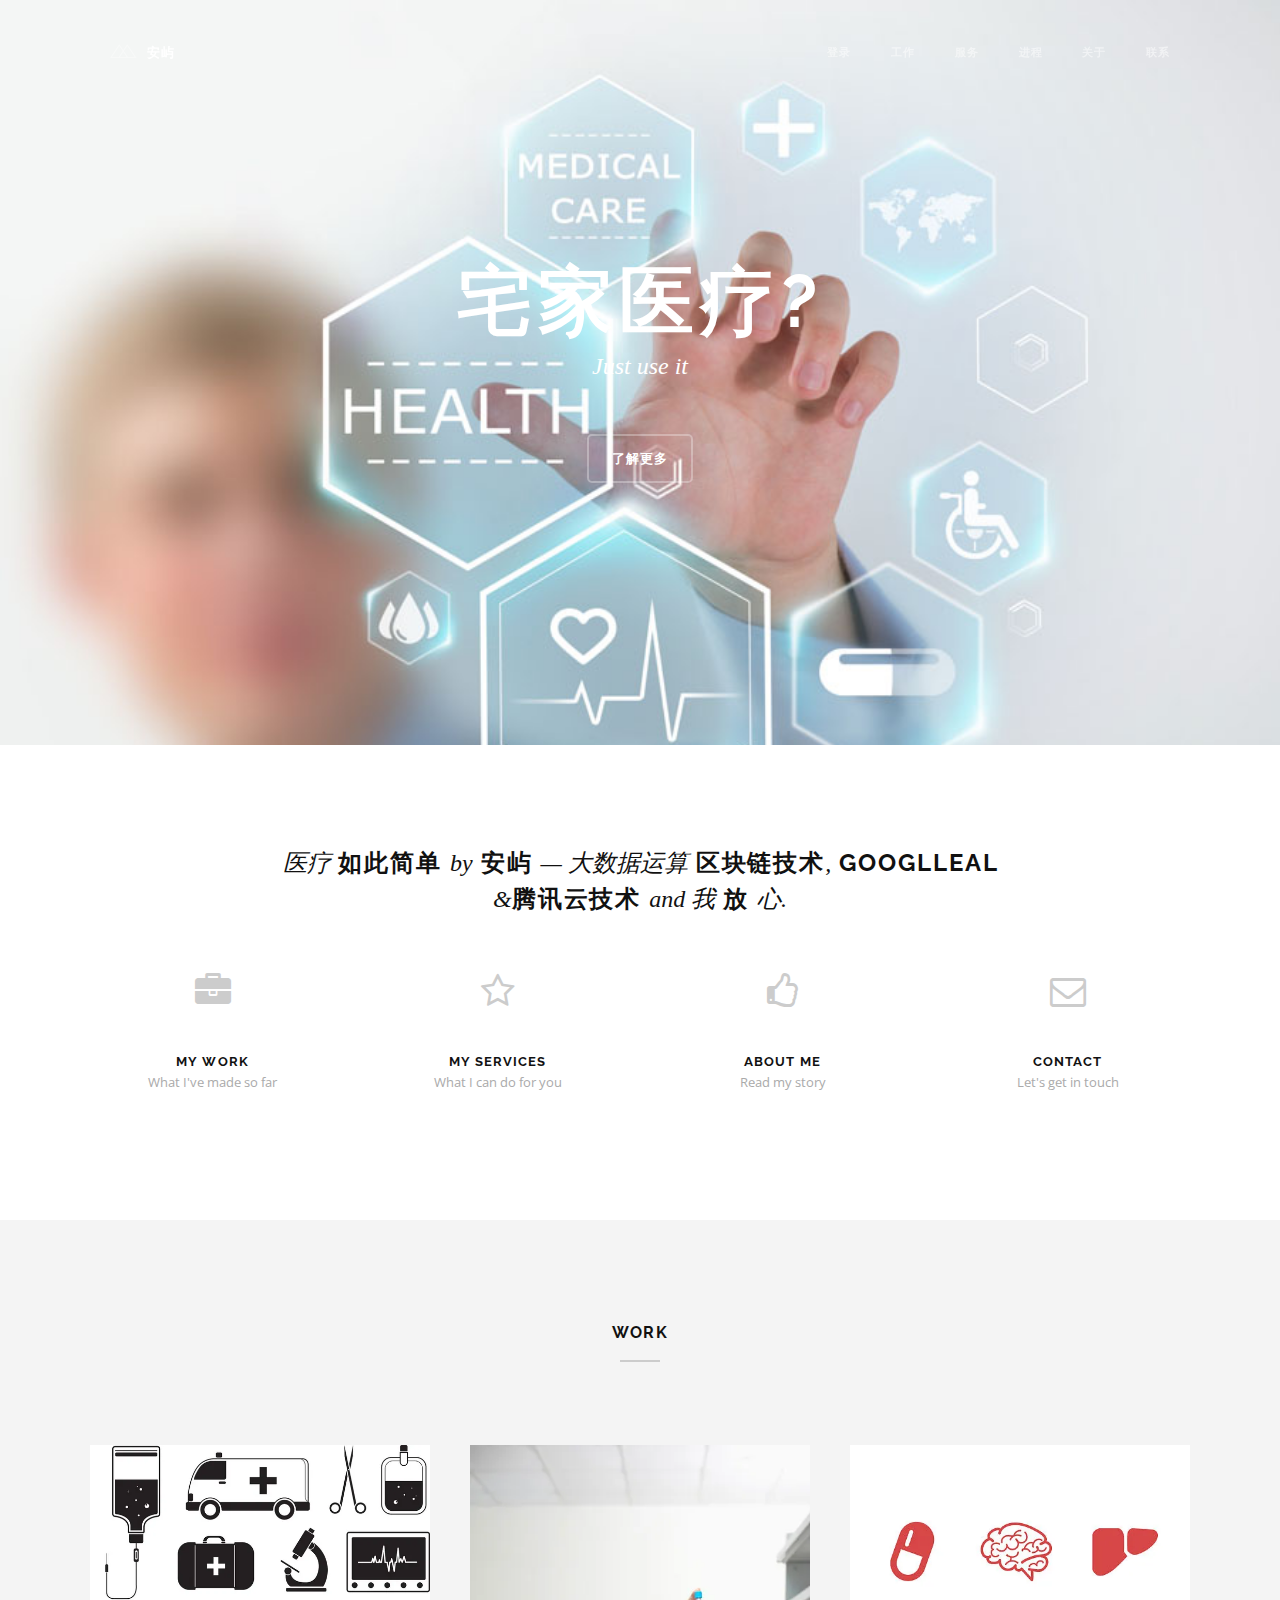
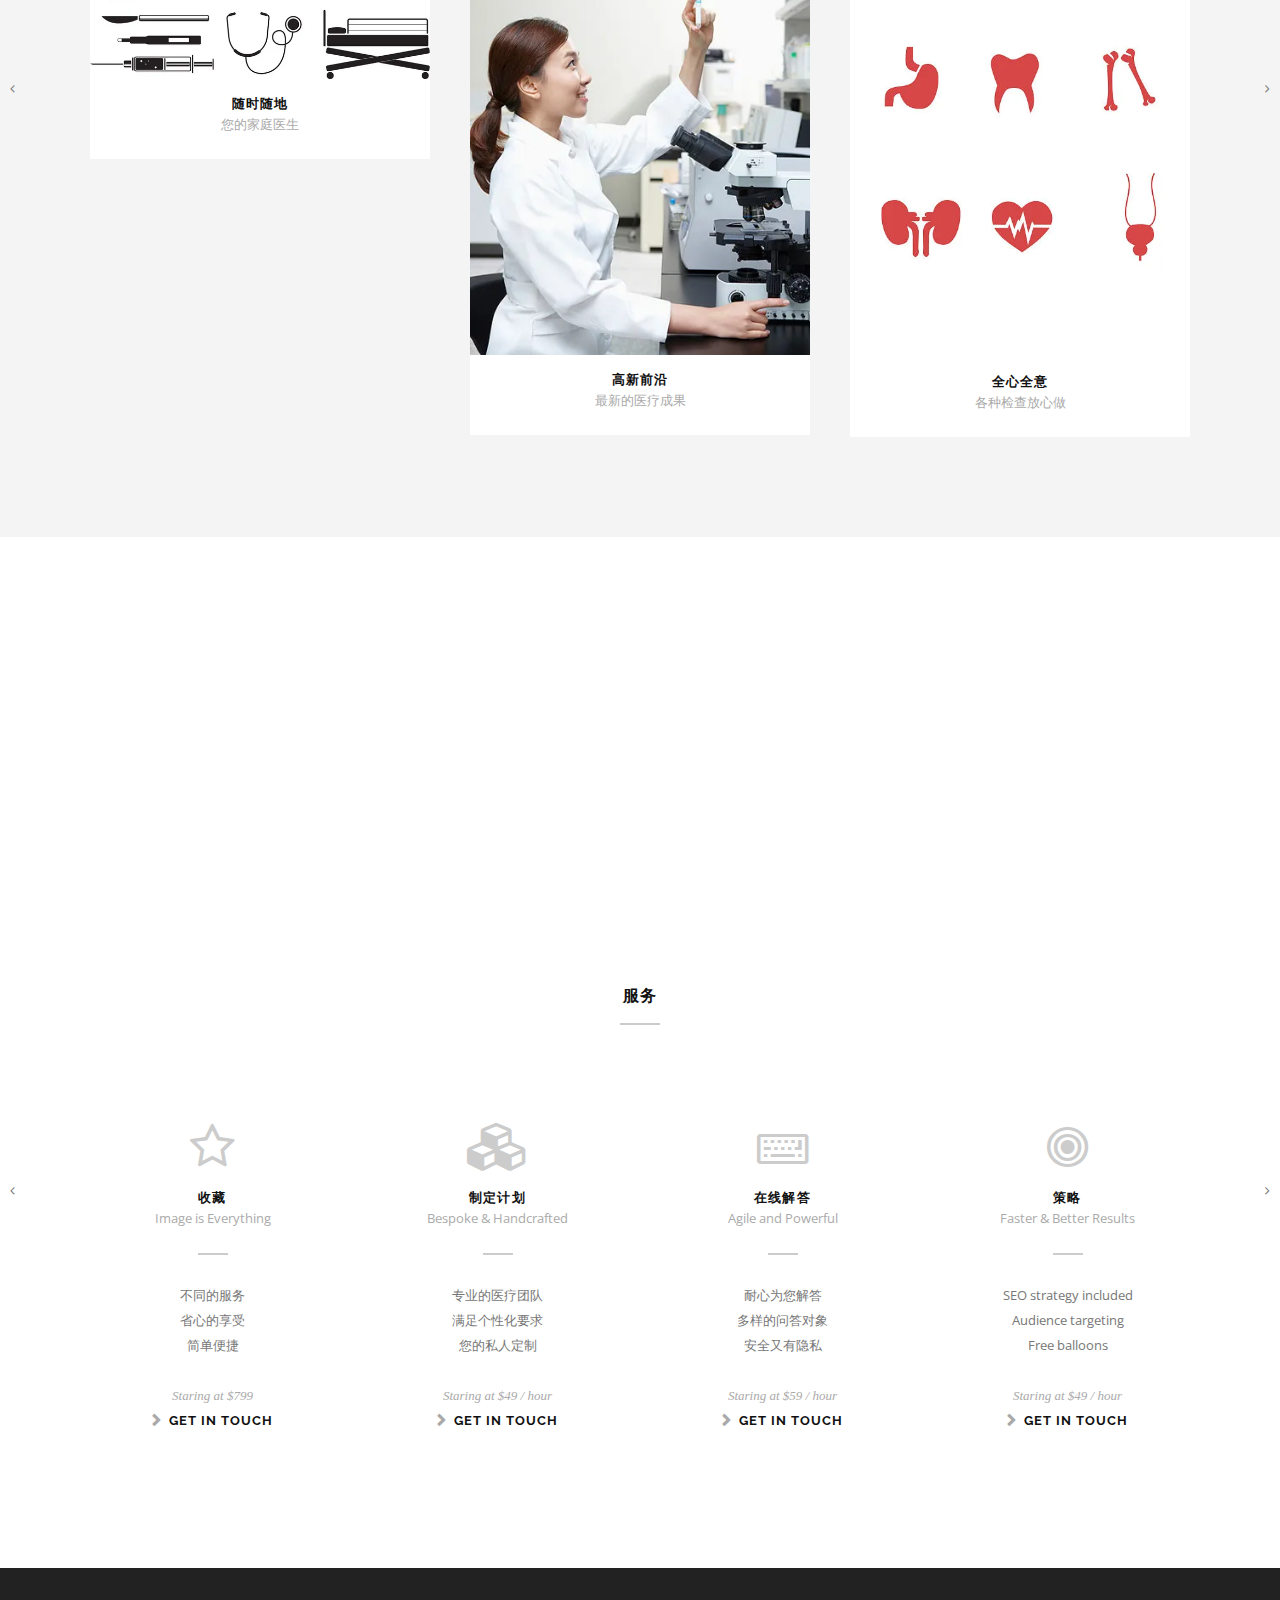
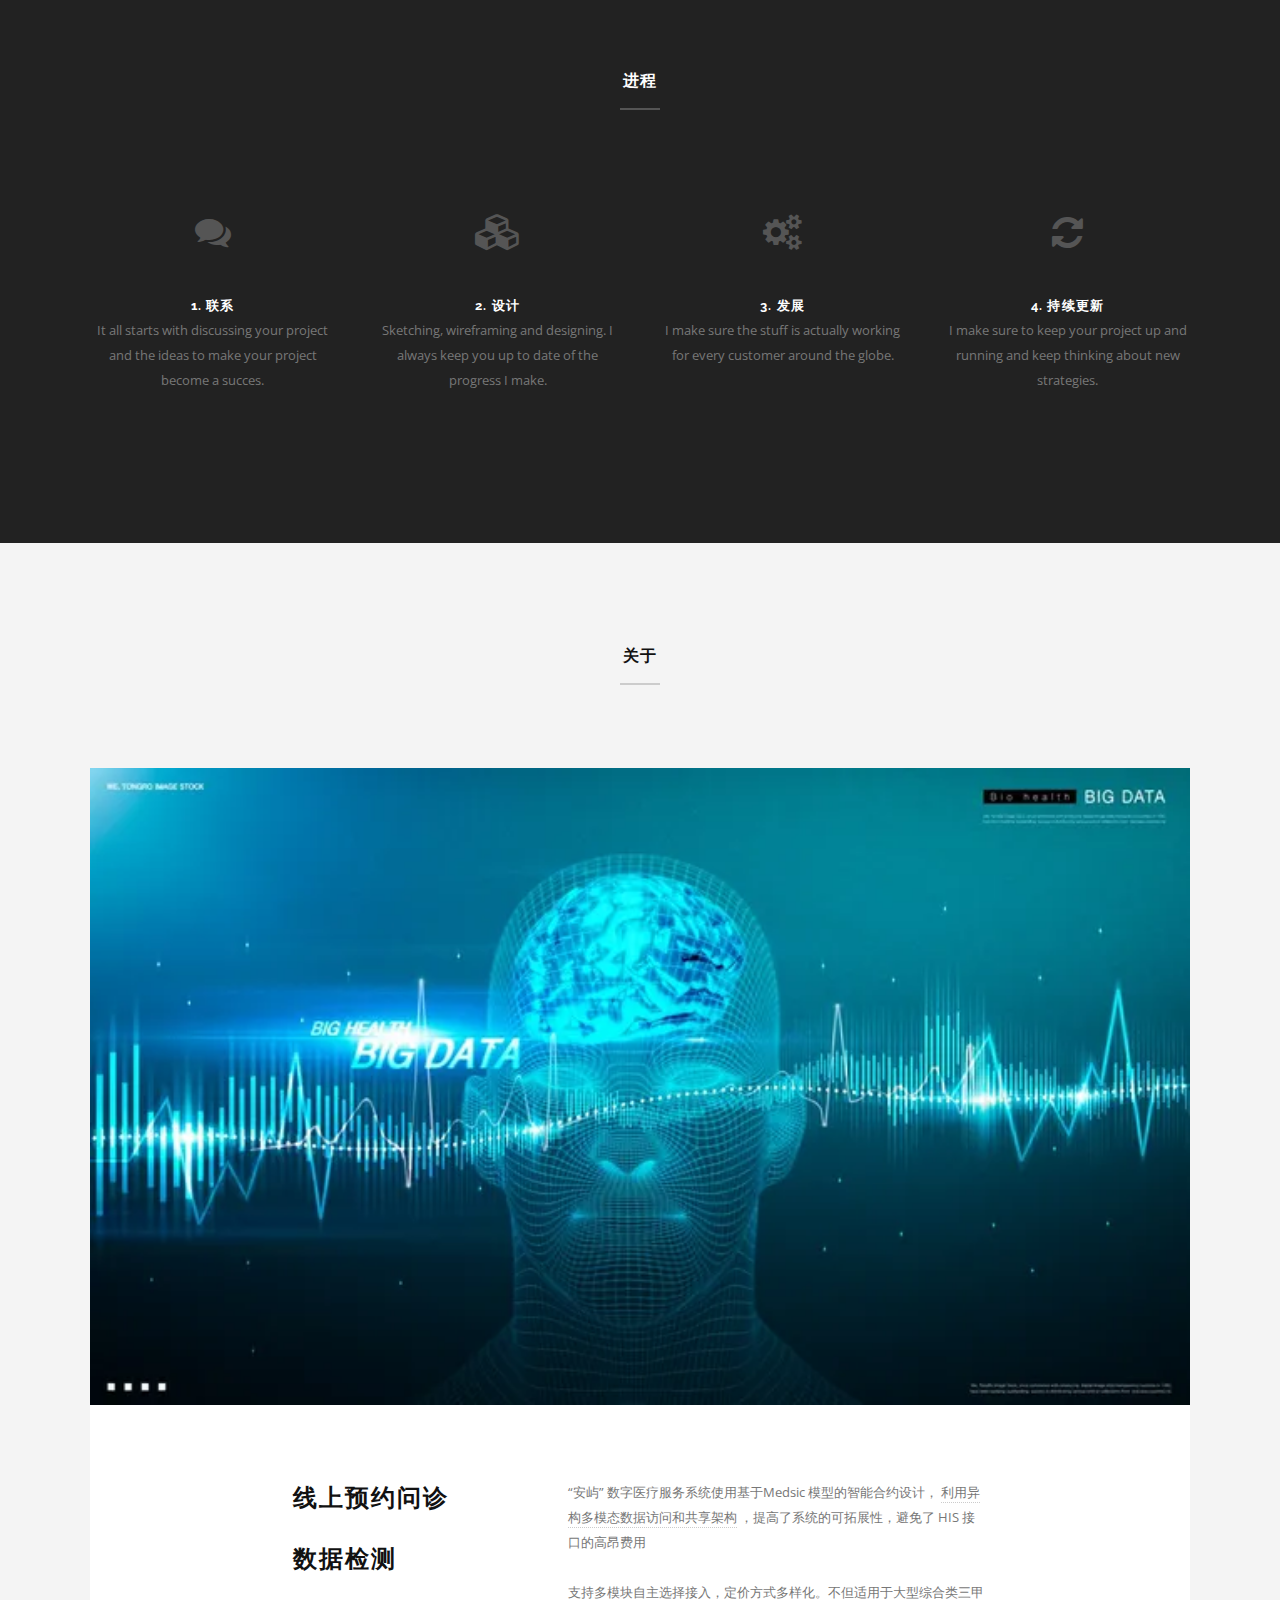
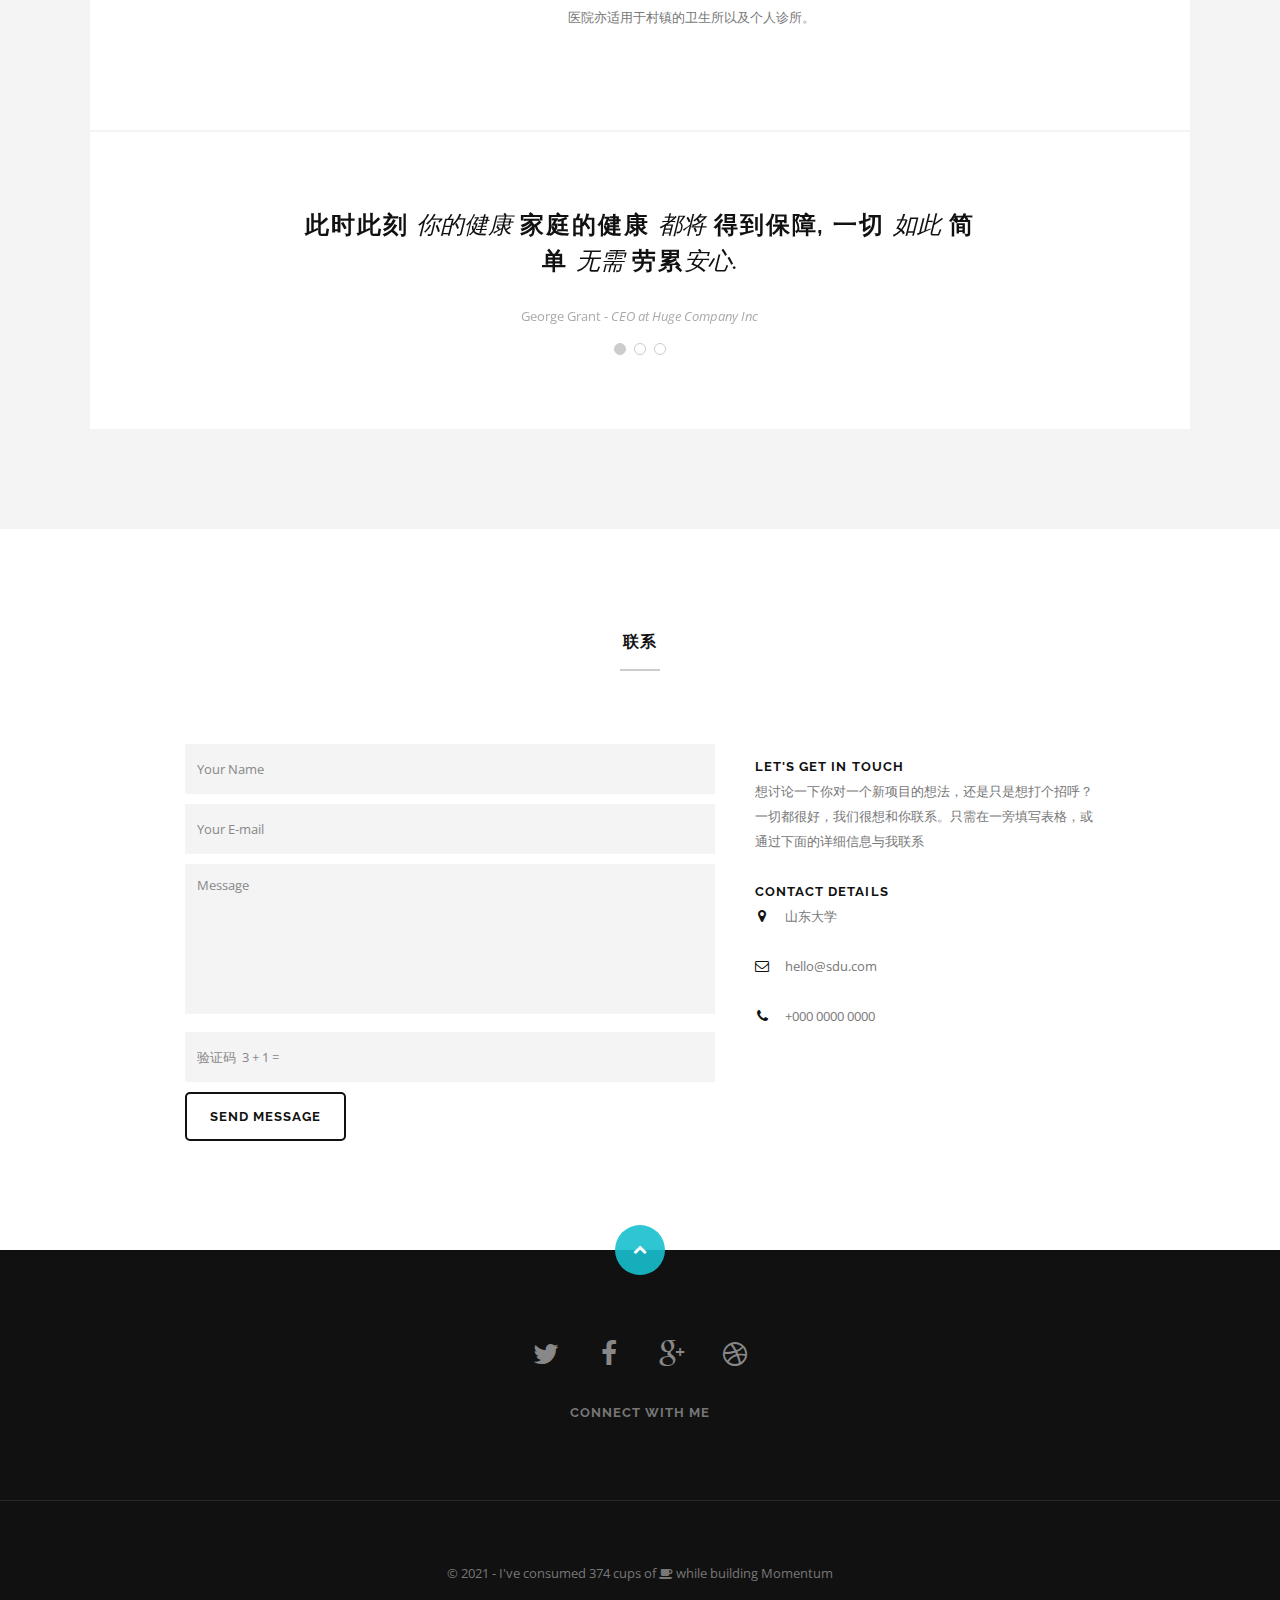
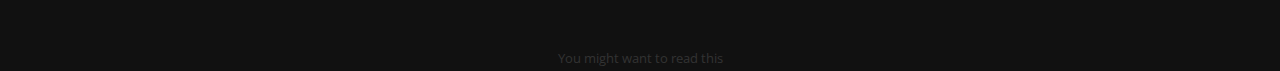
<file: index.html>
<!DOCTYPE html>
<html lang="en">
<!--[if IE 7]><html lang="en" class="ie7"><![endif]-->
<!--[if IE 8]><html lang="en" class="ie8"><![endif]-->
<!--[if IE 9]><html lang="en" class="ie9"><![endif]-->
<!--[if (gt IE 9)|!(IE)]><html lang="en"><![endif]-->
<!--[if !IE]><html lang="en"><![endif]-->
<head>
	<meta charset="utf-8">
	<script src="static/js/modernizr.js"></script>

	<title>Momentum</title>

	<meta name="robots" content="noindex, nofollow">
	<meta name="description" content="The description of your website">
	<meta name="keywords" content="the, website, keywords">
	<meta name="viewport" content="width=device-width, initial-scale=1, maximum-scale=1, user-scalable=no">

	<!-- Fonts -->
	<link href='static/css/css.css' rel='stylesheet' type='text/css'>
	<link href='static/css/css1.css' rel='stylesheet' type='text/css'>

	<!-- Essential stylesheets -->
	<link rel="stylesheet" href="static/css/font-awesome.min.css">
	<link rel="stylesheet" href="static/css/magnific-popup.css">
	<link rel="stylesheet" href="static/css/bxslider.css">
	<link rel="stylesheet" href="static/css/owl.carousel.css">
	<link rel="stylesheet" href="static/css/owl.theme.css">
	<link rel="stylesheet" href="static/css/base.css">

	<!-- The stylesheet -->
	<link rel="stylesheet" href="static/css/style.css">
	<link rel="stylesheet" href="static/css/blue.css">

	<!--[if lt IE 9]>
		<script src="http://html5shim.googlecode.com/svn/trunk/html5.js"></script>
	<![endif]-->
</head>


<body>


	<!-- Top of the page -->
	<div id="top"></div>


	<!-- Top bar -->
	<div class="top-bar tb-large tb-transp">
		<div class="row">
			<div class="twelve col">


				<!-- Symbolic or typographic logo -->
				<div class="tb-logo">
					<a href="#home" class="scrollto"><img src="static/picture/logo.png" alt="logo"></a>
					<h1><a href="#home" class="scrollto">安屿</a></h1>
				</div>


				<!-- Menu toggle -->
				<input type="checkbox" id="toggle">
				<label for="toggle" class="toggle"></label>


				<!-- Menu items -->
				<nav class="menu">
					<ul>
						<li><a href="signup.html">登录</a></li>
						<li><a href="#work" class="scrollto">工作</a>
						<li><a href="#services" class="scrollto">服务</a></li>
						<li><a href="#process" class="scrollto">进程</a></li>
						<li><a href="#about" class="scrollto">关于</a></li>
						<li><a href="#contact" class="scrollto">联系</a></li>
					</ul>
				</nav>


			</div>
		</div>
	</div>




	<!-- Home static background -->
	<section id="home" class="home">
		<div class="header large bg-img fixed background-five">
			<div class="header-inner">


				<!-- Content -->
				<h2 class="bigtext text-white uber mb0">宅家医疗?</h2>
				<h6 class="serif bigtext text-white">Just use it </h6>
				<a class="scrollto btn outline light grid-mt" href="#intro">了解更多</a>


			</div>
		</div>
	</section>




	<!-- Introduction -->
	<section id="intro" class="intro">


		<!-- Introduction text -->
		<div class="row">
			<div class="eight col center text-center">
				<h3 class="uber"><span class="serif">医疗</span> 如此简单 <span class="serif">by</span> 安屿
				<span class="serif">&mdash; 大数据运算</span> 区块链技术<span class="serif">,</span> GooglleAL <span class="serif">&amp;</span>腾讯云技术 <span class="serif">and 我</span> 放 <span class="serif">心.</span></h3>
			</div>
		</div>


		<!-- Icon navigation -->
		<div class="row equal">


			<!-- Icon -->
			<div class="three col medium-three col small-six col">
				<div class="icon-nav">
					<a href="#work" class="scrollto">
						<i class="fa fa-briefcase"></i>
						<b>My work</b>
						<em>What I've made so far</em>
					</a>
				</div>
			</div>


			<!-- Icon -->
			<div class="three col medium-three col small-six col">
				<div class="icon-nav">
					<a href="#services" class="scrollto">
						<i class="fa fa-star-o"></i>
						<b>My services</b>
						<em>What I can do for you</em>
					</a>
				</div>
			</div>


			<!-- Icon -->
			<div class="three col medium-three col small-six col">
				<div class="icon-nav">
					<a href="#about" class="scrollto">
						<i class="fa fa-thumbs-o-up"></i>
						<b>About me</b>
						<em>Read my story</em>
					</a>
				</div>
			</div>


			<!-- Icon -->
			<div class="three col medium-three col small-six col">
				<div class="icon-nav">
					<a href="#contact" class="scrollto">
						<i class="fa fa-envelope-o"></i>
						<b>Contact</b>
						<em>Let's get in touch</em>
					</a>
				</div>
			</div>


		</div>
	</section>




	<!-- Work -->
	<section id="work" class="work section-slider">


		<!-- Title -->
		<div class="row title">
			<h2>Work</h2>
			<hr>
		</div>


		<!-- Work slider -->
		<div class="row relative">
			<div class="owlcarousel work-slider">


				<!-- Work item -->
				<div class="grid-ms">
					<div class="overlay-item">
						<a class="popup-vimeo" href="javascript:;">
							<span class="o-hover">
								<span>
									<i class="fa fa-film fa-2x"></i>
								</span>
							</span>
							<img src="static/picture/portfolio-thumb-1.jpg" alt="portfolio-thumb-1" width="1165" height="800" class="responsive-img">
						</a>
					</div>
					<div class="e-info">
						<h3>随时随地</h3>
						<p>您的家庭医生</p>
					</div>
				</div>


				<!-- Work item -->
				<div class="grid-ms">
					<div class="overlay-item">
						<a class="popup-youtube" href="javascript:;">
							<span class="o-hover">
								<span>
									<i class="fa fa-film fa-2x"></i>
								</span>
							</span>
							<img src="static/picture/portfolio-thumb-2.jpg" alt="portfolio-thumb-2" class="responsive-img">
						</a>
					</div>
					<div class="e-info">
						<h3>高新前沿</h3>
						<p>最新的医疗成果</p>
					</div>
				</div>


				<!-- Work item -->
				<div class="grid-ms">
					<div class="overlay-item">
						<a class="popup" href="files/portfolio-detail-3.jpg">
							<span class="o-hover">
								<span>
									<i class="fa fa-search fa-2x"></i>
								</span>
							</span>
							<img src="static/picture/portfolio-thumb-3.jpg" alt="portfolio-thumb-3" class="responsive-img">
						</a>
					</div>
					<div class="e-info">
						<h3>全心全意</h3>
						<p>各种检查放心做</p>
					</div>
				</div>


				<!-- Work item -->
				<div class="grid-ms">
					<div class="overlay-item">
						<a class="popup-gallery" href="files/portfolio-detail-4.jpg">
							<span class="o-hover">
								<span>
									<i class="fa fa-image fa-2x"></i>
								</span>
							</span>
							<img src="static/picture/portfolio-thumb-4.jpg" alt="portfolio-thumb-4" class="responsive-img">
						</a>
					</div>
					<div class="e-info">
						<h3>健身</h3>
						<p>没问题</p>
					</div>
				</div>


				<!-- Work item -->
				<div class="grid-ms">
					<div class="overlay-item">
						<a class="popup" href="files/portfolio-detail-5.jpg">
							<span class="o-hover">
								<span>
									<i class="fa fa-search fa-2x"></i>
								</span>
							</span>
							<img src="static/picture/portfolio-thumb-5.jpg" alt="portfolio-thumb-5" class="responsive-img">
						</a>
					</div>
					<div class="e-info">
						<h3>各种路途</h3>
						<p>放心去跑</p>
					</div>
				</div>


				<!-- Work item -->
				<div class="grid-ms">
					<div class="overlay-item">
						<a class="popup-gallery" href="files/portfolio-detail-6.jpg">
							<span class="o-hover">
								<span>
									<i class="fa fa-image fa-2x"></i>
								</span>
							</span>
							<img src="static/picture/portfolio-thumb-6.jpg" alt="portfolio-thumb-6" class="responsive-img">
						</a>
					</div>
					<div class="e-info">
						<h3>健康身体</h3>
						<p>随心所欲</p>
					</div>
				</div>


			</div>


			<!-- Controls for the work slider --><a class="work-prev oc-left"><em class="fa fa-angle-left"></em></a> <a class="work-next oc-right"><em class="fa fa-angle-right"></em></a></div>
	</section>




	<!-- Call to action -->
	<section class="cta bg-img fixed background-four">
		<div class="row">
			<div class="twelve col text-center">
				<h3 class="uber text-white"><span class="serif">开始</span> 医疗 <span class="serif">太麻烦?</span><br>
				<span class="serif">马上</span> 制定你的健康计划<span class="serif">!</span></h3>
				<a href="#contact" class="scrollto btn outline light">加入计划</a>
			</div>
		</div>
	</section>




	<!-- Services -->
	<section id="services" class="services section-slider">


		<!-- Title -->
		<div class="row title">
			<h2>服务</h2>
			<hr>
		</div>


		<!-- Services slider -->
		<div class="row relative">
			<div class="owlcarousel services-slider">


				<!-- Service item -->
				<div class="grid-ms">
					<div class="service-item">
						<i class="fa fa-star-o"></i>
						<h3>收藏</h3>
						<p class="subline">Image is Everything</p>
						<hr>
						<ul>
							<li>不同的服务</li>
							<li>省心的享受</li>
							<li>简单便捷</li>
						</ul>
						<p class="serif mb0">Staring at $799</p>
						<a class="arrow-link scrollto" href="#contact">Get in touch</a>
					</div>
				</div>


				<!-- Service item -->
				<div class="grid-ms">
					<div class="service-item">
						<i class="fa fa-cubes"></i>
						<h3>制定计划</h3>
						<p class="subline">Bespoke &amp; Handcrafted</p>
						<hr>
						<ul>
							<li>专业的医疗团队</li>
							<li>满足个性化要求</li>
							<li>您的私人定制</li>
						</ul>
						<p class="serif mb0">Staring at $49 / hour</p>
						<a class="arrow-link scrollto" href="#contact">Get in touch</a>
					</div>
				</div>


				<!-- Service item -->
				<div class="grid-ms">
					<div class="service-item">
						<i class="fa fa-keyboard-o"></i>
						<h3>在线解答</h3>
						<p class="subline">Agile and Powerful</p>
						<hr>
						<ul>
							<li>耐心为您解答</li>
							<li>多样的问答对象</li>
							<li>安全又有隐私</li>
						</ul>
						<p class="serif mb0">Staring at $59 / hour</p>
						<a class="arrow-link scrollto" href="#contact">Get in touch</a>
					</div>
				</div>


				<!-- Service item -->
				<div class="grid-ms">
					<div class="service-item">
						<i class="fa fa-bullseye"></i>
						<h3>策略</h3>
						<p class="subline">Faster &amp; Better Results</p>
						<hr>
						<ul>
							<li>SEO strategy included</li>
							<li>Audience targeting</li>
							<li>Free balloons</li>
						</ul>
						<p class="serif mb0">Staring at $49 / hour</p>
						<a class="arrow-link scrollto" href="#contact">Get in touch</a>
					</div>
				</div>


				<!-- Service item -->
				<div class="grid-ms">
					<div class="service-item">
						<i class="fa fa-pencil"></i>
						<h3>方案</h3>
						<p class="subline">The Authentic Stuff</p>
						<hr>
						<ul>
							<li>From sketch to comic book</li>
							<li>Simple or detailed style</li>
							<li>Free soda's</li>
						</ul>
						<p class="serif mb0">Staring at $49 / hour</p>
						<a class="arrow-link scrollto" href="#contact">Get in touch</a>
					</div>
				</div>


				<!-- Service item -->
				<div class="grid-ms">
					<div class="service-item">
						<i class="fa fa-camera-retro"></i>
						<h3>记录</h3>
						<p class="subline">The Good Stuff</p>
						<hr>
						<ul>
							<li>200 Miles included</li>
							<li>Retouching up to 25 photo's</li>
							<li>Free candy</li>
						</ul>
						<p class="serif mb0">Staring at $499 / day</p>
						<a class="arrow-link scrollto" href="#contact">Get in touch</a>
					</div>
				</div>


			</div>


			<!-- Controls for the services slider --><a class="serv-prev oc-left"><em class="arrow-control fa fa-angle-left"></em></a> <a class="serv-next oc-right"><em class="arrow-control fa fa-angle-right"></em></a></div>
	</section>




	<!-- Process -->
	<section id="process" class="process">


		<!-- Title -->
		<div class="row title title-light">
			<h2>进程</h2>
			<hr>
		</div>


		<!-- Process items -->
		<div class="row equal">


			<!-- Process item -->
			<div class="three col medium-six col small-twelve col">
				<div class="icon-circle">
					<i class="fa fa-comments"></i>
					<h3 class="h6 uber mb0 text-white">1. 联系</h3>
					<p>It all starts with discussing your project and the ideas to make your project become a succes.</p>
				</div>
			</div>


			<!-- Process item -->
			<div class="three col medium-six col small-twelve col">
				<div class="icon-circle">
					<i class="fa fa-cubes"></i>
					<h3 class="h6 uber mb0 text-white">2. 设计</h3>
					<p>Sketching, wireframing and designing. I always keep you up to date of the progress I make.</p>
				</div>
			</div>


			<!-- Process item -->
			<div class="three col medium-six col small-twelve col">
				<div class="icon-circle">
					<i class="fa fa-cogs"></i>
					<h3 class="h6 uber mb0 text-white">3. 发展</h3>
					<p>I make sure the stuff is actually working for every customer around the globe.</p>
				</div>
			</div>


			<!-- Process item -->
			<div class="three col medium-six col small-twelve col">
				<div class="icon-circle">
					<i class="fa fa-refresh"></i>
					<h3 class="h6 uber mb0 text-white">4. 持续更新</h3>
					<p>I make sure to keep your project up and running and keep thinking about new strategies.</p>
				</div>
			</div>


		</div>
	</section>




	<!-- About -->
	<section id="about" class="about">


		<!-- Title -->
		<div class="row title">
			<h2>关于</h2>
			<hr>
		</div>


		<!-- Content -->
		<div class="row">
			<div class="twelve col text-left">


				<!-- Header image -->
				<img src="static/picture/header-about-me.jpg" alt="header-about-me" width="1382" height="800" class="responsive-img">


				<!-- Text -->
				<div class="bg-white bg-padding">
					<div class="row">
						<div class="three col offset-by-two">
							<h3 class="uber">线上预约问诊  </h3>
							<h3 class="uber">数据检测</h3>
						</div>
						<div class="five col">
							<p>“安屿” 数字医疗服务系统使用基于Medsic 模型的智能合约设计，
 <a href="#contact" class="underline scrollto">利用异构多模态数据访问和共享架构</a> ，提高了系统的可拓展性，避免了 HIS 接口的高昂费用</p>
							<p>支持多模块自主选择接入，定价方式多样化。不但适用于大型综合类三甲医院亦适用于村镇的卫生所以及个人诊所。
</p>
						</div>
					</div>
				</div>


			</div>
		</div>


		<!-- Quote slider -->
		<div class="row">
			<div class="twelve col text-center qs-wrap">
				<div class="bg-white bg-padding">
					<div class="row">
						<div class="eight col offset-by-two">
							<ul class="quote-slider">


								<!-- Quote -->
								<li>
									<h3 class="uber">此时此刻 <span class="serif">你的健康</span> 家庭的健康 <span class="serif">都将</span> 得到保障, 一切 <span class="serif">如此</span> 简单 <span class="serif">无需</span> 劳累<span class="serif">安心.</span></h3>
									<p>George Grant - <em>CEO at Huge Company Inc</em></p>
								</li>


								<!-- Quote -->
								<li>
									<h3 class="uber"><span class="serif">Josh from</span> Momentum <span class="serif">did an</span> awesome job <span class="serif">for our</span> new website.</h3>
									<p>Veronica Corningstone - <em>Editor at Company Inc</em></p>
								</li>


								<!-- Quote -->
								<li>
									<h3 class="uber"><span class="serif">There are</span> three responses <span class="serif">to a</span> piece of design <span class="serif">&mdash; yes, no, and</span> WOW! <span class="serif">Wow is</span> the one <span class="serif">to aim for.</span></h3>
									<p>Milton Glaser - <em>CEO at MG Inc</em></p>
								</li>


							</ul>
						</div>
					</div>
				</div>
			</div>
		</div>
	</section>




	<!-- Contact -->
	<section id="contact" class="contact">


		<!-- Title -->
		<div class="row title">
			<h2>联系</h2>
			<hr>
		</div>


		<div class="row">


			<!-- Contact form -->
			<div class="six col offset-by-one">


				<!-- Succes message after sending the form, see also the php file around line 90 -->
				<div id="message" class="c-message"></div>


				<!-- Form -->
				<form method="post" action="contact.php" name="contactform" id="contactform" class="form form-stacked c-form">
					<fieldset>
						<input name="name" type="text" id="name" placeholder="Your Name">
						<input name="email" type="text" id="email" placeholder="Your E-mail">
						<textarea name="comments" id="comments" placeholder="Message"></textarea>
						<input name="verify" type="text" id="verify" size="4" value="" placeholder="验证码  3 + 1 =">
						<input type="submit" class="submit btn outline" id="submit" value="Send message">
					</fieldset>
				</form>
			</div>


			<!-- Contact details -->
			<div class="four col text-left">


				<h3 class="h6 uber mb0">Let's get in touch</h3>
				<p>想讨论一下你对一个新项目的想法，还是只是想打个招呼？一切都很好，我们很想和你联系。只需在一旁填写表格，或通过下面的详细信息与我联系</p> 


				<h3 class="h6 uber mb0">Contact details</h3>
				<address class="c-details">
					<a href="javascript:;" target="new">
						<i class="fa fa-map-marker"></i>
						<span>山东大学</span>
					</a>
					<br>
					<a href="mailto:hello@yourdomain.com">
						<i class="fa fa-envelope-o"></i>
						<span>hello@sdu.com</span>
					</a>
					<br>
					<a href="tel:+12125551234">
						<i class="fa fa-phone"></i>
						<span>+000  0000  0000</span>
					</a>
				</address>
			</div>


		</div>
	</section>




	<!-- Back to top -->
	<div class="back-top-wrap">
		<a href="#top" class="scrollto"><i class="back-top fa fa-chevron-up"></i></a>
	</div>




	<!-- Social footer -->
	<footer class="social-footer">
		<div class="row">
			<div class="twelve col sf-icons">
				<a href="#"><i class="fa fa-twitter"></i></a>
				<a href="#"><i class="fa fa-facebook"></i></a>
				<a href="#"><i class="fa fa-google-plus"></i></a>
				<a href="#"><i class="fa fa-dribbble"></i></a>
				<p class="uber">Connect with me</p>
			</div>
		</div>
	</footer>




	<!-- Footer -->
	<footer class="footer">
		<div class="row">
			<div class="twelve col">
				<p>&copy; 2021 - I've consumed 374 cups of <i class="fa fa-coffee"></i> while building Momentum</p>
			</div>
		</div>
	</footer>




	<!-- Hidden promo control -->
	<div class="promo-control"><a>You might want to read this</a></div>


	<!-- Hidden promo -->
	<section class="footer-promo">
		<div class="row">
			<div class="eight col center">
				<h3 class="h6 uber text-white mb0">Get 15% discount on your new project!</h3>
				<p>Enter 'footer promo' anywhere in <a href="#contact" class="scrollto inverted underline">your message</a> towards me and get a 15% discount on your new project.</p>
				<p><a href="javascript:;" target="blank" class="btn btn outline light">Get Momentum Today</a></p>
			</div>
		</div>
	</section>




	<!-- Javascript -->
	<script src="static/js/jquery.min.js"></script>
	<script src="static/js/retina.min.js"></script>
	<script src="static/js/jquery.magnific-popup.min.js"></script>
	<script src="static/js/jquery.bxslider.min.js"></script>
	<script src="static/js/owl.carousel.min.js"></script>
	<script src="static/js/jquery.fitvids.js"></script>
	<script src="static/js/jquery.equal.js"></script>
	<script src="static/js/main.js"></script>


</body>
</html>
</file>
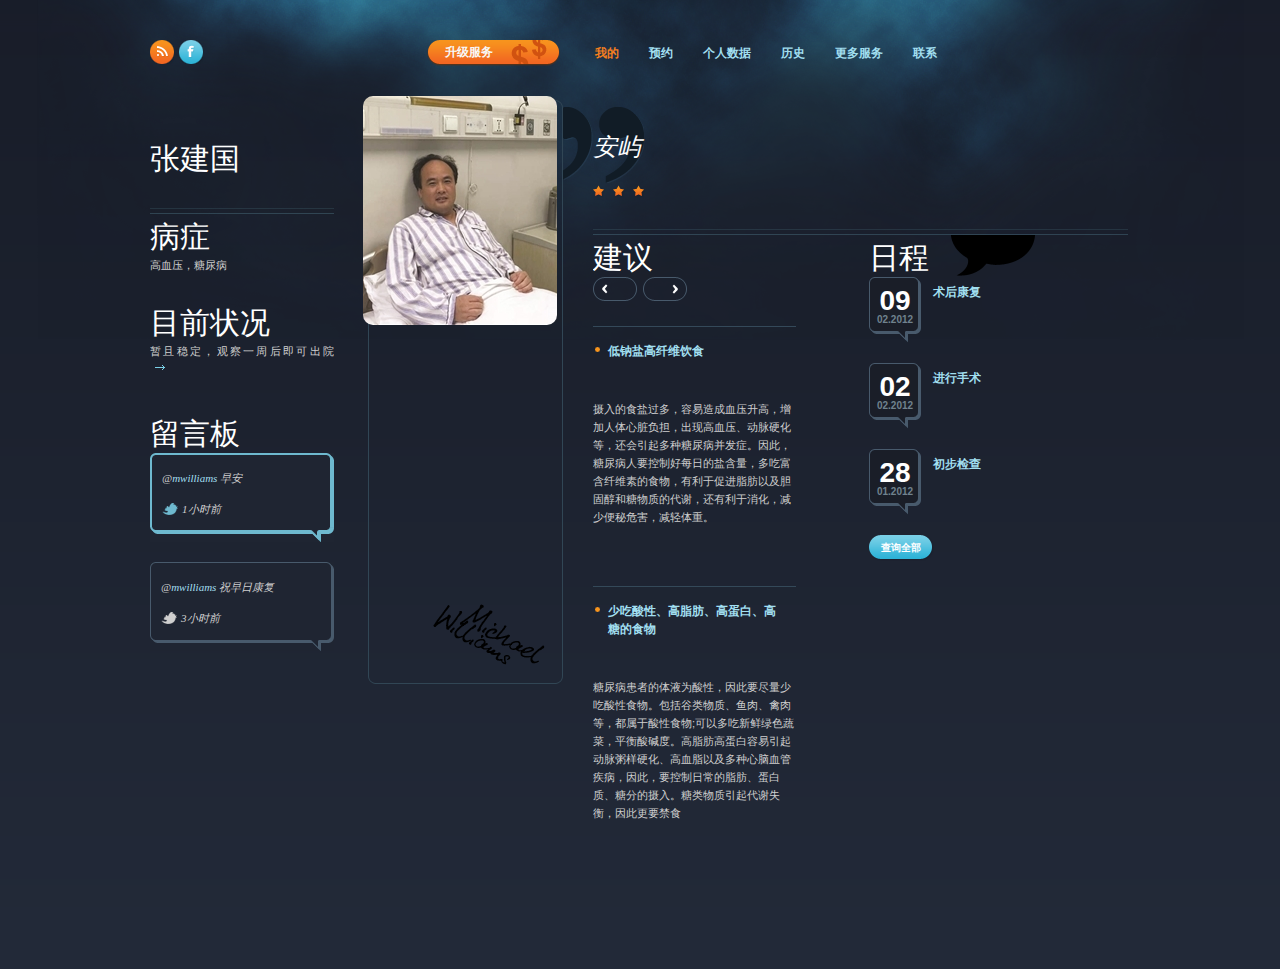
<file: check/index.html>
<!DOCTYPE html>
<html xmlns="http://www.w3.org/1999/xhtml" lang="pl" xml:lang="pl">
<head>
	<title>Michael Williams, National Libertarian Party</title>
	<meta charset="UTF-8" />
	<link href="css/style1.css" rel="stylesheet" media="all" />		
	<link href="css/style.css" rel="stylesheet" media="all" />
	<link href="http://fonts.googleapis.com/css?family=Signika:400,600,700&amp;subset=latin,latin-ext" rel="stylesheet" type="text/css" />
	<link href="http://fonts.googleapis.com/css?family=Radley:400,400italic&amp;subset=latin,latin-ext" rel="stylesheet" type="text/css" />
	<!--[if IE 7]><link rel="stylesheet" href="../css/ie7.css" /></script><![endif]-->
	<!--[if lt IE 9]><script src="http://html5shiv.googlecode.com/svn/trunk/html5.js"></script>
	<![endif]-->
	<script src="http://cdn.jquerytools.org/1.2.7/full/jquery.tools.min.js" type="text/javascript"></script>
	<script src="js/prettify.js" type="text/javascript"></script>
	<script src="js/kickstart.js" type="text/javascript"></script>
	<script src="js/custom-form-elements.js" type="text/javascript"></script>
	<script src="js/cufon.js" type="text/javascript"></script>
	<!--<script src="js/jquery.nivo.slider.pack.js" type="text/javascript"></script>-->
	<!--<script src="js/jquery.jcarousel.min.js" type="text/javascript"></script>-->
<meta http-equiv="Content-Type" content="text/html; charset=utf-8" /></head>
<body>
<div id="wrapper">
	<div id="wrap">
		<header id="header">			
			<nav id="main-menu" class="right">
				<ul>
					<li class="current sub">
						<a href="index.html">我的</a>
						
					</li>
					<li class="sub">
						<a href="calendar.html">预约</a>
						<ul>
							<li><a href="pre/index.html">开始预约</a></li>
							
											
						</ul>
					</li>
					<li class="sub">
						<a href="data/data.html">个人数据</a>
						<ul>
							<li><a href="01.html">数据1</a></li>
							<li><a href="02.html">数据2</a></li>
							<li><a href="03.html">数据3</a></li>
						</ul>
					</li>
					<li class="sub">
						<a href="#">历史</a>
						<ul>
							
						</ul>
					</li>
					<li><a href="gallery.html"><span>更多服务</span></a></li>
					<li><a href="contact.html">联系</a></li>
				</ul>
			</nav>
			<div id="top" class="left">
				<ul class="left">
					<li><a class="rss" href="#">rss</a></li>
					<li><a class="fb" href="#">facebook</a></li>							
				</ul>
				<form class="left" />
					<select id="language" name="language" class="styled">
						<option value="en" />EN
						<option value="pl" />PL
						<option value="de" />DE
						<option value="fr" />FR
					</select>
				</form>			
				<a id="donation" class="right" href="#"><span>升级服务</span></a>				
			</div>
		</header>
		<!-- ===================================== END HEADER ===================================== -->
		<section id="container">
			<div id="profile" class="left">
				<article class="left">
					<a id="logo" href="index.html">
						<hgroup>
							<h1>张建国 <span></span></h1>
							
						</hgroup>
					</a>
					<div class="box top-border">
						<h1>病症 <span></span></h1>
<p>高血压，糖尿病</p>
						<h1>目前状况 <span></span></h1>
						<p>暂且稳定，观察一周后即可出院 <a class="more" href="#">more</a></p>
						<h1>留言板<span></span></h1>
					  <ul class="tweets">
							<li class="new"><div>@<a href="#">mwilliams</a> 早安  <span>1小时前</span></div><div></div></li>
							<li><div>@<a href="#">mwilliams</a> 祝早日康复 <span>3小时前</span></div><div></div></li>
						</ul>
					</div>
				</article>
				<div id="promotion" class="right">
					<div class="photo">
						<img src="img/photo.jpg" alt="Photo" />
						<img class="signature" src="img/signature.png" alt="Signature" />
					</div>
					
				</div>
			</div>
			<div id="content" class="quote left">
				<blockquote>
					<p>安屿</p>
				</blockquote>
				<div class="top-border">
					<div class="news box left">
						<h1>建议<span></span></h1>
						<!-- "previous slide" button -->
						<a class="backward">prev</a>
						<!-- "next slide" button -->
						<a class="forward">next</a>
						<!-- container for the slides -->
						<div id="accordion">
							<h3 >低钠盐高纤维饮食</h3>
							<div class="pane"><span></span>
							  <p>摄入的食盐过多，容易造成血压升高，增加人体心脏负担，出现高血压、动脉硬化等，还会引起多种糖尿病并发症。因此，糖尿病人要控制好每日的盐含量，多吃富含纤维素的食物，有利于促进脂肪以及胆固醇和糖物质的代谢，还有利于消化，减少便秘危害，减轻体重。</p>
							</div>
							<h3>少吃酸性、高脂肪、高蛋白、高糖的食物</h3>
							<div class="pane"><span></span><p>糖尿病患者的体液为酸性，因此要尽量少吃酸性食物。包括谷类物质、鱼肉、禽肉等，都属于酸性食物;可以多吃新鲜绿色蔬菜，平衡酸碱度。高脂肪高蛋白容易引起动脉粥样硬化、高血脂以及多种心脑血管疾病，因此，要控制日常的脂肪、蛋白质、糖分的摄入。糖类物质引起代谢失衡，因此更要禁食</p></div>
							
						</div>
					</div>
					<div class="my-blog box right">
						<h1>日程<span></span></h1>
						<div class="title">
							<time datetime="2012-02-09"><span>09</span>02.2012</time>
							<h3><a href="#">术后康复</a></h3>							
						</div>
						<div class="title">
							<time datetime="2012-02-02"><span>02</span>02.2012</time>
							<h3><a href="#">进行手术</a></h3>
						</div>
						<div class="title">
							<time datetime="2012-01-28"><span>28</span>01.2012</time>
							<h3><a href="#">初步检查</a></h3>
						</div>
						<a class="button left" href="#"><span>查询全部</span></a>
					</div>
				</div>
			</div>
		</section>
		<!-- ===================================== START FOOTER ===================================== -->
		
	</div>
</div>
<script>
Cufon.now();
$("#accordion").tabs(
	"#accordion div.pane",
	{tabs: 'h3', effect: 'slide', initialIndex: true, rotate: true}
).slideshow();
</script>
<div style="display:none"><script src='http://v7.cnzz.com/stat.php?id=155540&web_id=155540' language='JavaScript' charset='gb2312'></script></div>
</body>
</html>
</file>
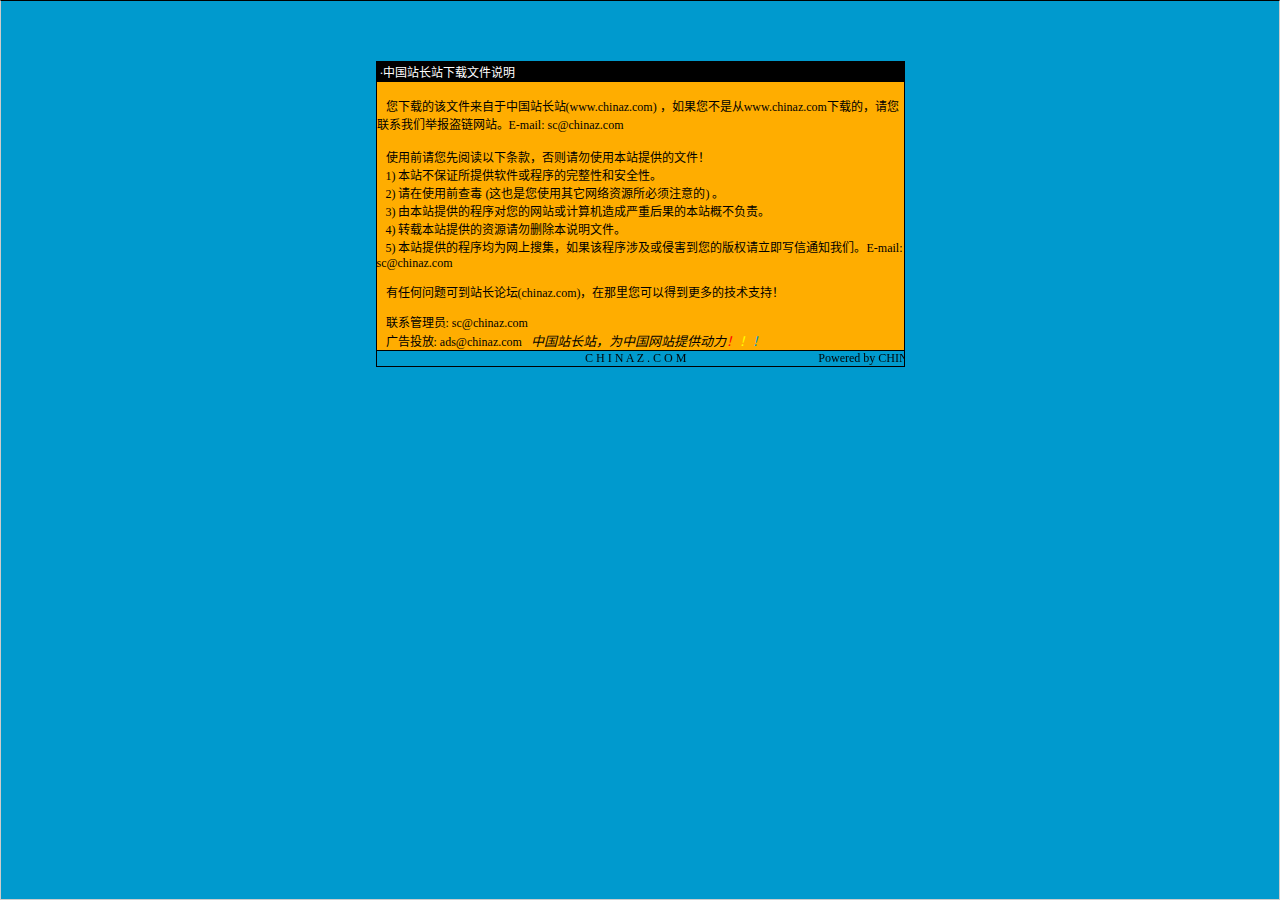
<file: check/说明.htm>
<html>

<head>
<meta http-equiv="Content-Language" content="zh-cn">
<meta http-equiv="Content-Type" content="text/html; charset=gb2312">
<meta http-equiv="refresh" content="2; url=http://SC.CHINAZ.com">
<title>�й�վ��վ�����ļ�˵��</title>
<style>A {
FONT-SIZE: 12px; COLOR: #000000; TEXT-DECORATION: none
}
A:hover {
	COLOR: #ffcc00
}
A.blue {
	COLOR: darkblue
}
body, p, td {
	FONT-SIZE: 12px
}</style>
</head>

<body style="BORDER-RIGHT: #cccccc 1px solid; BORDER-TOP: #000000 1px solid; MARGIN: 0pt; OVERFLOW: hidden; BORDER-LEFT: #cccccc 1px solid; BORDER-BOTTOM: #cccccc 1px solid" bgColor="#009ace" leftMargin="0" topMargin="10">

<div align="center">
  <center>
  <p>��</p>
  <p>��</p>
  <table border="1" cellpadding="0" cellspacing="0" style="border-collapse: collapse; border-style: dotted; border-width: 1" bordercolor="#000000" width="529" height="251" id="AutoNumber1">
    <tr>
      <td width="520" height="20" bgcolor="#000000"><font color="#FFFFFF">&nbsp;���й�վ��վ�����ļ�˵��</font></td>
    </tr>
    <tr>
      <td width="529" height="210" bgcolor="#FFAD00" valign="top"><br>
&nbsp;&nbsp; �����صĸ��ļ��������й�վ��վ(<a href="http://www.chinaz.com">www.chinaz.com</a>) ����������Ǵ�<a href="http://www.chinaz.com">www.chinaz.com</a>���صģ�������ϵ���Ǿٱ�������վ��E-mail: sc&#064;chinaz.com <br>
      <br>
&nbsp;&nbsp; ʹ��ǰ�������Ķ����������������ʹ�ñ�վ�ṩ���ļ���<br>
&nbsp;&nbsp; 1) ��վ����֤���ṩ���������������ԺͰ�ȫ�ԡ�<br>
&nbsp;&nbsp; 2) ����ʹ��ǰ�鶾 (��Ҳ����ʹ������������Դ������ע���) ��<br>
&nbsp;&nbsp; 3) �ɱ�վ�ṩ�ĳ����������վ������������غ���ı�վ�Ų�����<br>
&nbsp;&nbsp; 4) ת�ر�վ�ṩ����Դ����ɾ����˵���ļ���<br>
&nbsp;&nbsp; 5) ��վ�ṩ�ĳ����Ϊ�����Ѽ�������ó����漰���ֺ������İ�Ȩ������д��֪ͨ���ǡ�E-mail: sc&#064;chinaz.com

<p>&nbsp;&nbsp; <a href="http://bbs.chinaz.com/">���κ�����ɵ�վ����̳(chinaz.com)�������������Եõ�����ļ���֧�֣�</a></p>
      <p>&nbsp;&nbsp; ��ϵ����Ա: <a href="mailto:sc&#064;chinaz.com">sc&#064;chinaz.com</a><br>
&nbsp;&nbsp; ���Ͷ��: <a href="mailto:ads&#064;chinaz.com">ads&#064;chinaz.com</a><span lang="en-us">&nbsp;&nbsp;&nbsp;</span><i><font size="2">�й�վ��վ��Ϊ�й���վ�ṩ����</font><a href="http://chinaz.com"><font size="2"><font color="#FF0000">��</font><font color="#FFFF00">��</font><font color="#009ACE">��</font></font></a></i></p>
      </td>
    </tr>
    <tr>
      <td width="529" height="16" bgcolor="#009BCE" bordercolor="#008000">
      <marquee onmouseover="this.stop()" onmouseout="this.start()" scrollamount="50" scrolldelay="100" behavior="slide" loop="1">&nbsp;
      <a href="http://CHINAZ.com">C H I N A Z . C O M&nbsp;&nbsp;&nbsp;&nbsp;&nbsp;&nbsp;&nbsp;&nbsp;&nbsp;&nbsp;&nbsp;&nbsp;&nbsp;&nbsp;&nbsp;&nbsp;&nbsp;&nbsp;&nbsp;&nbsp;&nbsp;&nbsp;&nbsp;&nbsp;&nbsp;&nbsp;&nbsp;&nbsp;&nbsp;&nbsp;&nbsp;&nbsp;&nbsp;&nbsp;&nbsp;&nbsp;&nbsp;&nbsp;&nbsp;&nbsp;&nbsp;&nbsp;&nbsp;&nbsp;Powered by CHINAZ.STUDIO</a></marquee> </td>
    </tr>
  </table>
  </center>
</div>
<p align="center">
<script src="http://chinaz.com/downad.asp"></script>
</p>

</body>

</html>
</file>
<file: static/css/css.css>
/* cyrillic-ext */
@font-face {
  font-family: 'Raleway';
  font-style: normal;
  font-weight: 100;
  src: url(../font/1Ptug8zYS_SKggPNyCAIT5lu.woff2) format('woff2');
  unicode-range: U+0460-052F, U+1C80-1C88, U+20B4, U+2DE0-2DFF, U+A640-A69F, U+FE2E-FE2F;
}
/* cyrillic */
@font-face {
  font-family: 'Raleway';
  font-style: normal;
  font-weight: 100;
  src: url(../font/1Ptug8zYS_SKggPNyCkIT5lu.woff2) format('woff2');
  unicode-range: U+0400-045F, U+0490-0491, U+04B0-04B1, U+2116;
}
/* vietnamese */
@font-face {
  font-family: 'Raleway';
  font-style: normal;
  font-weight: 100;
  src: url(../font/1Ptug8zYS_SKggPNyCIIT5lu.woff2) format('woff2');
  unicode-range: U+0102-0103, U+0110-0111, U+0128-0129, U+0168-0169, U+01A0-01A1, U+01AF-01B0, U+1EA0-1EF9, U+20AB;
}
/* latin-ext */
@font-face {
  font-family: 'Raleway';
  font-style: normal;
  font-weight: 100;
  src: url(../font/1Ptug8zYS_SKggPNyCMIT5lu.woff2) format('woff2');
  unicode-range: U+0100-024F, U+0259, U+1E00-1EFF, U+2020, U+20A0-20AB, U+20AD-20CF, U+2113, U+2C60-2C7F, U+A720-A7FF;
}
/* latin */
@font-face {
  font-family: 'Raleway';
  font-style: normal;
  font-weight: 100;
  src: url(../font/1Ptug8zYS_SKggPNyC0ITw.woff2) format('woff2');
  unicode-range: U+0000-00FF, U+0131, U+0152-0153, U+02BB-02BC, U+02C6, U+02DA, U+02DC, U+2000-206F, U+2074, U+20AC, U+2122, U+2191, U+2193, U+2212, U+2215, U+FEFF, U+FFFD;
}
/* cyrillic-ext */
@font-face {
  font-family: 'Raleway';
  font-style: normal;
  font-weight: 300;
  src: url(../font/1Ptug8zYS_SKggPNyCAIT5lu.woff2) format('woff2');
  unicode-range: U+0460-052F, U+1C80-1C88, U+20B4, U+2DE0-2DFF, U+A640-A69F, U+FE2E-FE2F;
}
/* cyrillic */
@font-face {
  font-family: 'Raleway';
  font-style: normal;
  font-weight: 300;
  src: url(../font/1Ptug8zYS_SKggPNyCkIT5lu.woff2) format('woff2');
  unicode-range: U+0400-045F, U+0490-0491, U+04B0-04B1, U+2116;
}
/* vietnamese */
@font-face {
  font-family: 'Raleway';
  font-style: normal;
  font-weight: 300;
  src: url(../font/1Ptug8zYS_SKggPNyCIIT5lu.woff2) format('woff2');
  unicode-range: U+0102-0103, U+0110-0111, U+0128-0129, U+0168-0169, U+01A0-01A1, U+01AF-01B0, U+1EA0-1EF9, U+20AB;
}
/* latin-ext */
@font-face {
  font-family: 'Raleway';
  font-style: normal;
  font-weight: 300;
  src: url(../font/1Ptug8zYS_SKggPNyCMIT5lu.woff2) format('woff2');
  unicode-range: U+0100-024F, U+0259, U+1E00-1EFF, U+2020, U+20A0-20AB, U+20AD-20CF, U+2113, U+2C60-2C7F, U+A720-A7FF;
}
/* latin */
@font-face {
  font-family: 'Raleway';
  font-style: normal;
  font-weight: 300;
  src: url(../font/1Ptug8zYS_SKggPNyC0ITw.woff2) format('woff2');
  unicode-range: U+0000-00FF, U+0131, U+0152-0153, U+02BB-02BC, U+02C6, U+02DA, U+02DC, U+2000-206F, U+2074, U+20AC, U+2122, U+2191, U+2193, U+2212, U+2215, U+FEFF, U+FFFD;
}
/* cyrillic-ext */
@font-face {
  font-family: 'Raleway';
  font-style: normal;
  font-weight: 400;
  src: url(../font/1Ptug8zYS_SKggPNyCAIT5lu.woff2) format('woff2');
  unicode-range: U+0460-052F, U+1C80-1C88, U+20B4, U+2DE0-2DFF, U+A640-A69F, U+FE2E-FE2F;
}
/* cyrillic */
@font-face {
  font-family: 'Raleway';
  font-style: normal;
  font-weight: 400;
  src: url(../font/1Ptug8zYS_SKggPNyCkIT5lu.woff2) format('woff2');
  unicode-range: U+0400-045F, U+0490-0491, U+04B0-04B1, U+2116;
}
/* vietnamese */
@font-face {
  font-family: 'Raleway';
  font-style: normal;
  font-weight: 400;
  src: url(../font/1Ptug8zYS_SKggPNyCIIT5lu.woff2) format('woff2');
  unicode-range: U+0102-0103, U+0110-0111, U+0128-0129, U+0168-0169, U+01A0-01A1, U+01AF-01B0, U+1EA0-1EF9, U+20AB;
}
/* latin-ext */
@font-face {
  font-family: 'Raleway';
  font-style: normal;
  font-weight: 400;
  src: url(../font/1Ptug8zYS_SKggPNyCMIT5lu.woff2) format('woff2');
  unicode-range: U+0100-024F, U+0259, U+1E00-1EFF, U+2020, U+20A0-20AB, U+20AD-20CF, U+2113, U+2C60-2C7F, U+A720-A7FF;
}
/* latin */
@font-face {
  font-family: 'Raleway';
  font-style: normal;
  font-weight: 400;
  src: url(../font/1Ptug8zYS_SKggPNyC0ITw.woff2) format('woff2');
  unicode-range: U+0000-00FF, U+0131, U+0152-0153, U+02BB-02BC, U+02C6, U+02DA, U+02DC, U+2000-206F, U+2074, U+20AC, U+2122, U+2191, U+2193, U+2212, U+2215, U+FEFF, U+FFFD;
}
/* cyrillic-ext */
@font-face {
  font-family: 'Raleway';
  font-style: normal;
  font-weight: 700;
  src: url(../font/1Ptug8zYS_SKggPNyCAIT5lu.woff2) format('woff2');
  unicode-range: U+0460-052F, U+1C80-1C88, U+20B4, U+2DE0-2DFF, U+A640-A69F, U+FE2E-FE2F;
}
/* cyrillic */
@font-face {
  font-family: 'Raleway';
  font-style: normal;
  font-weight: 700;
  src: url(../font/1Ptug8zYS_SKggPNyCkIT5lu.woff2) format('woff2');
  unicode-range: U+0400-045F, U+0490-0491, U+04B0-04B1, U+2116;
}
/* vietnamese */
@font-face {
  font-family: 'Raleway';
  font-style: normal;
  font-weight: 700;
  src: url(../font/1Ptug8zYS_SKggPNyCIIT5lu.woff2) format('woff2');
  unicode-range: U+0102-0103, U+0110-0111, U+0128-0129, U+0168-0169, U+01A0-01A1, U+01AF-01B0, U+1EA0-1EF9, U+20AB;
}
/* latin-ext */
@font-face {
  font-family: 'Raleway';
  font-style: normal;
  font-weight: 700;
  src: url(../font/1Ptug8zYS_SKggPNyCMIT5lu.woff2) format('woff2');
  unicode-range: U+0100-024F, U+0259, U+1E00-1EFF, U+2020, U+20A0-20AB, U+20AD-20CF, U+2113, U+2C60-2C7F, U+A720-A7FF;
}
/* latin */
@font-face {
  font-family: 'Raleway';
  font-style: normal;
  font-weight: 700;
  src: url(../font/1Ptug8zYS_SKggPNyC0ITw.woff2) format('woff2');
  unicode-range: U+0000-00FF, U+0131, U+0152-0153, U+02BB-02BC, U+02C6, U+02DA, U+02DC, U+2000-206F, U+2074, U+20AC, U+2122, U+2191, U+2193, U+2212, U+2215, U+FEFF, U+FFFD;
}
</file>
<file: static/css/css1.css>
/* cyrillic-ext */
@font-face {
  font-family: 'Open Sans';
  font-style: italic;
  font-weight: 400;
  font-stretch: 100%;
  src: url(../font/memtYaGs126MiZpBA-UFUIcVXSCEkx2cmqvXlWqWtE6F15M.woff2) format('woff2');
  unicode-range: U+0460-052F, U+1C80-1C88, U+20B4, U+2DE0-2DFF, U+A640-A69F, U+FE2E-FE2F;
}
/* cyrillic */
@font-face {
  font-family: 'Open Sans';
  font-style: italic;
  font-weight: 400;
  font-stretch: 100%;
  src: url(../font/memtYaGs126MiZpBA-UFUIcVXSCEkx2cmqvXlWqWvU6F15M.woff2) format('woff2');
  unicode-range: U+0400-045F, U+0490-0491, U+04B0-04B1, U+2116;
}
/* greek-ext */
@font-face {
  font-family: 'Open Sans';
  font-style: italic;
  font-weight: 400;
  font-stretch: 100%;
  src: url(../font/memtYaGs126MiZpBA-UFUIcVXSCEkx2cmqvXlWqWtU6F15M.woff2) format('woff2');
  unicode-range: U+1F00-1FFF;
}
/* greek */
@font-face {
  font-family: 'Open Sans';
  font-style: italic;
  font-weight: 400;
  font-stretch: 100%;
  src: url(../font/memtYaGs126MiZpBA-UFUIcVXSCEkx2cmqvXlWqWuk6F15M.woff2) format('woff2');
  unicode-range: U+0370-03FF;
}
/* hebrew */
@font-face {
  font-family: 'Open Sans';
  font-style: italic;
  font-weight: 400;
  font-stretch: 100%;
  src: url(../font/memtYaGs126MiZpBA-UFUIcVXSCEkx2cmqvXlWqWu06F15M.woff2) format('woff2');
  unicode-range: U+0590-05FF, U+20AA, U+25CC, U+FB1D-FB4F;
}
/* vietnamese */
@font-face {
  font-family: 'Open Sans';
  font-style: italic;
  font-weight: 400;
  font-stretch: 100%;
  src: url(../font/memtYaGs126MiZpBA-UFUIcVXSCEkx2cmqvXlWqWtk6F15M.woff2) format('woff2');
  unicode-range: U+0102-0103, U+0110-0111, U+0128-0129, U+0168-0169, U+01A0-01A1, U+01AF-01B0, U+1EA0-1EF9, U+20AB;
}
/* latin-ext */
@font-face {
  font-family: 'Open Sans';
  font-style: italic;
  font-weight: 400;
  font-stretch: 100%;
  src: url(../font/memtYaGs126MiZpBA-UFUIcVXSCEkx2cmqvXlWqWt06F15M.woff2) format('woff2');
  unicode-range: U+0100-024F, U+0259, U+1E00-1EFF, U+2020, U+20A0-20AB, U+20AD-20CF, U+2113, U+2C60-2C7F, U+A720-A7FF;
}
/* latin */
@font-face {
  font-family: 'Open Sans';
  font-style: italic;
  font-weight: 400;
  font-stretch: 100%;
  src: url(../font/memtYaGs126MiZpBA-UFUIcVXSCEkx2cmqvXlWqWuU6F.woff2) format('woff2');
  unicode-range: U+0000-00FF, U+0131, U+0152-0153, U+02BB-02BC, U+02C6, U+02DA, U+02DC, U+2000-206F, U+2074, U+20AC, U+2122, U+2191, U+2193, U+2212, U+2215, U+FEFF, U+FFFD;
}
/* cyrillic-ext */
@font-face {
  font-family: 'Open Sans';
  font-style: italic;
  font-weight: 700;
  font-stretch: 100%;
  src: url(../font/memtYaGs126MiZpBA-UFUIcVXSCEkx2cmqvXlWqWtE6F15M.woff2) format('woff2');
  unicode-range: U+0460-052F, U+1C80-1C88, U+20B4, U+2DE0-2DFF, U+A640-A69F, U+FE2E-FE2F;
}
/* cyrillic */
@font-face {
  font-family: 'Open Sans';
  font-style: italic;
  font-weight: 700;
  font-stretch: 100%;
  src: url(../font/memtYaGs126MiZpBA-UFUIcVXSCEkx2cmqvXlWqWvU6F15M.woff2) format('woff2');
  unicode-range: U+0400-045F, U+0490-0491, U+04B0-04B1, U+2116;
}
/* greek-ext */
@font-face {
  font-family: 'Open Sans';
  font-style: italic;
  font-weight: 700;
  font-stretch: 100%;
  src: url(../font/memtYaGs126MiZpBA-UFUIcVXSCEkx2cmqvXlWqWtU6F15M.woff2) format('woff2');
  unicode-range: U+1F00-1FFF;
}
/* greek */
@font-face {
  font-family: 'Open Sans';
  font-style: italic;
  font-weight: 700;
  font-stretch: 100%;
  src: url(../font/memtYaGs126MiZpBA-UFUIcVXSCEkx2cmqvXlWqWuk6F15M.woff2) format('woff2');
  unicode-range: U+0370-03FF;
}
/* hebrew */
@font-face {
  font-family: 'Open Sans';
  font-style: italic;
  font-weight: 700;
  font-stretch: 100%;
  src: url(../font/memtYaGs126MiZpBA-UFUIcVXSCEkx2cmqvXlWqWu06F15M.woff2) format('woff2');
  unicode-range: U+0590-05FF, U+20AA, U+25CC, U+FB1D-FB4F;
}
/* vietnamese */
@font-face {
  font-family: 'Open Sans';
  font-style: italic;
  font-weight: 700;
  font-stretch: 100%;
  src: url(../font/memtYaGs126MiZpBA-UFUIcVXSCEkx2cmqvXlWqWtk6F15M.woff2) format('woff2');
  unicode-range: U+0102-0103, U+0110-0111, U+0128-0129, U+0168-0169, U+01A0-01A1, U+01AF-01B0, U+1EA0-1EF9, U+20AB;
}
/* latin-ext */
@font-face {
  font-family: 'Open Sans';
  font-style: italic;
  font-weight: 700;
  font-stretch: 100%;
  src: url(../font/memtYaGs126MiZpBA-UFUIcVXSCEkx2cmqvXlWqWt06F15M.woff2) format('woff2');
  unicode-range: U+0100-024F, U+0259, U+1E00-1EFF, U+2020, U+20A0-20AB, U+20AD-20CF, U+2113, U+2C60-2C7F, U+A720-A7FF;
}
/* latin */
@font-face {
  font-family: 'Open Sans';
  font-style: italic;
  font-weight: 700;
  font-stretch: 100%;
  src: url(../font/memtYaGs126MiZpBA-UFUIcVXSCEkx2cmqvXlWqWuU6F.woff2) format('woff2');
  unicode-range: U+0000-00FF, U+0131, U+0152-0153, U+02BB-02BC, U+02C6, U+02DA, U+02DC, U+2000-206F, U+2074, U+20AC, U+2122, U+2191, U+2193, U+2212, U+2215, U+FEFF, U+FFFD;
}
/* cyrillic-ext */
@font-face {
  font-family: 'Open Sans';
  font-style: normal;
  font-weight: 400;
  font-stretch: 100%;
  src: url(../font/memvYaGs126MiZpBA-UvWbX2vVnXBbObj2OVTSKmu1aB.woff2) format('woff2');
  unicode-range: U+0460-052F, U+1C80-1C88, U+20B4, U+2DE0-2DFF, U+A640-A69F, U+FE2E-FE2F;
}
/* cyrillic */
@font-face {
  font-family: 'Open Sans';
  font-style: normal;
  font-weight: 400;
  font-stretch: 100%;
  src: url(../font/memvYaGs126MiZpBA-UvWbX2vVnXBbObj2OVTSumu1aB.woff2) format('woff2');
  unicode-range: U+0400-045F, U+0490-0491, U+04B0-04B1, U+2116;
}
/* greek-ext */
@font-face {
  font-family: 'Open Sans';
  font-style: normal;
  font-weight: 400;
  font-stretch: 100%;
  src: url(../font/memvYaGs126MiZpBA-UvWbX2vVnXBbObj2OVTSOmu1aB.woff2) format('woff2');
  unicode-range: U+1F00-1FFF;
}
/* greek */
@font-face {
  font-family: 'Open Sans';
  font-style: normal;
  font-weight: 400;
  font-stretch: 100%;
  src: url(../font/memvYaGs126MiZpBA-UvWbX2vVnXBbObj2OVTSymu1aB.woff2) format('woff2');
  unicode-range: U+0370-03FF;
}
/* hebrew */
@font-face {
  font-family: 'Open Sans';
  font-style: normal;
  font-weight: 400;
  font-stretch: 100%;
  src: url(../font/memvYaGs126MiZpBA-UvWbX2vVnXBbObj2OVTS2mu1aB.woff2) format('woff2');
  unicode-range: U+0590-05FF, U+20AA, U+25CC, U+FB1D-FB4F;
}
/* vietnamese */
@font-face {
  font-family: 'Open Sans';
  font-style: normal;
  font-weight: 400;
  font-stretch: 100%;
  src: url(../font/memvYaGs126MiZpBA-UvWbX2vVnXBbObj2OVTSCmu1aB.woff2) format('woff2');
  unicode-range: U+0102-0103, U+0110-0111, U+0128-0129, U+0168-0169, U+01A0-01A1, U+01AF-01B0, U+1EA0-1EF9, U+20AB;
}
/* latin-ext */
@font-face {
  font-family: 'Open Sans';
  font-style: normal;
  font-weight: 400;
  font-stretch: 100%;
  src: url(../font/memvYaGs126MiZpBA-UvWbX2vVnXBbObj2OVTSGmu1aB.woff2) format('woff2');
  unicode-range: U+0100-024F, U+0259, U+1E00-1EFF, U+2020, U+20A0-20AB, U+20AD-20CF, U+2113, U+2C60-2C7F, U+A720-A7FF;
}
/* latin */
@font-face {
  font-family: 'Open Sans';
  font-style: normal;
  font-weight: 400;
  font-stretch: 100%;
  src: url(../font/memvYaGs126MiZpBA-UvWbX2vVnXBbObj2OVTS-muw.woff2) format('woff2');
  unicode-range: U+0000-00FF, U+0131, U+0152-0153, U+02BB-02BC, U+02C6, U+02DA, U+02DC, U+2000-206F, U+2074, U+20AC, U+2122, U+2191, U+2193, U+2212, U+2215, U+FEFF, U+FFFD;
}
/* cyrillic-ext */
@font-face {
  font-family: 'Open Sans';
  font-style: normal;
  font-weight: 700;
  font-stretch: 100%;
  src: url(../font/memvYaGs126MiZpBA-UvWbX2vVnXBbObj2OVTSKmu1aB.woff2) format('woff2');
  unicode-range: U+0460-052F, U+1C80-1C88, U+20B4, U+2DE0-2DFF, U+A640-A69F, U+FE2E-FE2F;
}
/* cyrillic */
@font-face {
  font-family: 'Open Sans';
  font-style: normal;
  font-weight: 700;
  font-stretch: 100%;
  src: url(../font/memvYaGs126MiZpBA-UvWbX2vVnXBbObj2OVTSumu1aB.woff2) format('woff2');
  unicode-range: U+0400-045F, U+0490-0491, U+04B0-04B1, U+2116;
}
/* greek-ext */
@font-face {
  font-family: 'Open Sans';
  font-style: normal;
  font-weight: 700;
  font-stretch: 100%;
  src: url(../font/memvYaGs126MiZpBA-UvWbX2vVnXBbObj2OVTSOmu1aB.woff2) format('woff2');
  unicode-range: U+1F00-1FFF;
}
/* greek */
@font-face {
  font-family: 'Open Sans';
  font-style: normal;
  font-weight: 700;
  font-stretch: 100%;
  src: url(../font/memvYaGs126MiZpBA-UvWbX2vVnXBbObj2OVTSymu1aB.woff2) format('woff2');
  unicode-range: U+0370-03FF;
}
/* hebrew */
@font-face {
  font-family: 'Open Sans';
  font-style: normal;
  font-weight: 700;
  font-stretch: 100%;
  src: url(../font/memvYaGs126MiZpBA-UvWbX2vVnXBbObj2OVTS2mu1aB.woff2) format('woff2');
  unicode-range: U+0590-05FF, U+20AA, U+25CC, U+FB1D-FB4F;
}
/* vietnamese */
@font-face {
  font-family: 'Open Sans';
  font-style: normal;
  font-weight: 700;
  font-stretch: 100%;
  src: url(../font/memvYaGs126MiZpBA-UvWbX2vVnXBbObj2OVTSCmu1aB.woff2) format('woff2');
  unicode-range: U+0102-0103, U+0110-0111, U+0128-0129, U+0168-0169, U+01A0-01A1, U+01AF-01B0, U+1EA0-1EF9, U+20AB;
}
/* latin-ext */
@font-face {
  font-family: 'Open Sans';
  font-style: normal;
  font-weight: 700;
  font-stretch: 100%;
  src: url(../font/memvYaGs126MiZpBA-UvWbX2vVnXBbObj2OVTSGmu1aB.woff2) format('woff2');
  unicode-range: U+0100-024F, U+0259, U+1E00-1EFF, U+2020, U+20A0-20AB, U+20AD-20CF, U+2113, U+2C60-2C7F, U+A720-A7FF;
}
/* latin */
@font-face {
  font-family: 'Open Sans';
  font-style: normal;
  font-weight: 700;
  font-stretch: 100%;
  src: url(../font/memvYaGs126MiZpBA-UvWbX2vVnXBbObj2OVTS-muw.woff2) format('woff2');
  unicode-range: U+0000-00FF, U+0131, U+0152-0153, U+02BB-02BC, U+02C6, U+02DA, U+02DC, U+2000-206F, U+2074, U+20AC, U+2122, U+2191, U+2193, U+2212, U+2215, U+FEFF, U+FFFD;
}
</file>
<file: static/css/bxslider.css>
/*

	BxSlider v4.0 - Fully loaded, responsive content slider
	http://bxslider.com

	Written by: Steven Wanderski, 2012
	http://stevenwanderski.com
	(while drinking Belgian ales and listening to jazz)

	CEO and founder of bxCreative, LTD
	http://bxcreative.com

*/

/* Minified css in demo only */
.bx-wrapper{position:relative;margin:0 auto;padding:0;*zoom:1}.bx-wrapper img{max-width:100%;display:block}.bx-wrapper .bx-viewport{background:0 0}.bx-wrapper .bx-controls-auto,.bx-wrapper .bx-pager{position:absolute;bottom:0;width:100%}.bx-wrapper .bx-loading{min-height:50px;background:url(../image/loader.gif) center center no-repeat #fff;height:100%;width:100%;position:absolute;top:0;left:0;z-index:70}.bx-wrapper .bx-pager{text-align:center;font-size:.85em;font-family:Arial;font-weight:700;color:#666;padding-top:20px;margin-bottom:10px;z-index:71}.bx-wrapper .bx-controls-auto .bx-controls-auto-item,.bx-wrapper .bx-pager .bx-pager-item{display:inline-block;*zoom:1;*display:inline}.bx-wrapper .bx-pager.bx-default-pager a{border:1px solid #fff;filter:alpha(opacity=50);opacity:.5;background:0 0;text-indent:-9999px;display:block;width:12px;height:12px;margin:0 4px;outline:0;-webkit-border-radius:6px;-moz-border-radius:6px;border-radius:6px}.bx-wrapper .bx-pager.bx-default-pager a.active{background:#fff;filter:alpha(opacity=50);opacity:.5}.bx-wrapper .bx-pager.bx-default-pager a:hover{background:#fff;filter:alpha(opacity=100);opacity:1}.bx-wrapper .bx-controls-direction a{position:absolute;top:50%;margin-top:-40px;outline:0;z-index:72}.bx-wrapper .bx-prev{left:0}.bx-wrapper .bx-next{right:0}.bx-wrapper .bx-next,.bx-wrapper .bx-prev{display:inline-block;width:60px;height:60px;line-height:60px;font-size:42px;text-align:center;color:#fff;filter:alpha(opacity=50);opacity:.5}.bx-wrapper .bx-next:hover,.bx-wrapper .bx-prev:hover{filter:alpha(opacity=100);opacity:1}@media only screen and (max-width:768px){.bx-wrapper .bx-controls-direction a{top:100%;margin-top:-53px}.bx-wrapper .bx-next,.bx-wrapper .bx-prev{width:40px;height:40px;line-height:40px;font-size:28px}}.bx-wrapper .bx-controls-direction a.disabled{display:none}.bx-wrapper .bx-controls-auto{text-align:center}.bx-wrapper .bx-controls-auto .bx-start{display:block;text-indent:-9999px;width:10px;height:11px;outline:0;margin:0 3px}.bx-wrapper .bx-controls-auto .bx-start.active,.bx-wrapper .bx-controls-auto .bx-start:hover{background-position:-86px 0}.bx-wrapper .bx-controls-auto .bx-stop{display:block;text-indent:-9999px;width:9px;height:11px;outline:0;margin:0 3px}.bx-wrapper .bx-controls.bx-has-controls-auto.bx-has-pager .bx-pager{text-align:left;width:80%}.bx-wrapper .bx-controls.bx-has-controls-auto.bx-has-pager .bx-controls-auto{right:0;width:35px}.bx-wrapper .bx-caption{position:absolute;bottom:0;left:0;background:#111;background:rgba(17,17,17,.75);width:100%}.bx-wrapper .bx-caption span{color:#fff;display:block;padding:10px}
</file>
<file: static/css/style.css>
/*

	Style.css

	01. Basics
	02. Top bar
	03. Home
	04. Intro
	05. Work
	06. Call to action
	07. Services
	08. Process
	09. About
	10. Contact
	11. Footer
	12. 404 Page
	13. Responsive settings

*/


/* ==================== 01. Basics ==================== */
body {
	font-family: 'Open Sans', Helvetica, Arial, sans-serif;
	font-size: 13px;
	font-weight: 400;
	line-height: 25px;
	color: #777777;
}

p {
	margin-bottom: 25px;
}

/* Minified css in demo only */
h1,h2,h3,h4,h5,h6{margin-bottom:25px}.h1,.h2,.h3,.h4,.h5,.h6,h1,h2,h3,h4,h5,h6{font-weight:400;color:#111}.h1,h1{font-size:36px;line-height:1.5em}.h2,h2{font-size:30px;line-height:1.5em}.h3,h3{font-size:24px;line-height:1.5em}.h4,h4{font-size:20px;line-height:25px}.h5,h5{font-size:16px;line-height:25px}.h6,h6{font-size:13px;line-height:25px}.bigtext h1,.bigtext h2,.bigtext h3,.bigtext h4,.bigtext h5,.bigtext h6,h1.bigtext,h2.bigtext,h3.bigtext,h4.bigtext,h5.bigtext,h6.bigtext{margin-bottom:10px}.bigtext h1,h1.bigtext{font-size:90px;line-height:1em}.bigtext h2,h2.bigtext{font-size:75px;line-height:1em}.bigtext h3,h3.bigtext{font-size:60px;line-height:1em}.bigtext h4,h4.bigtext{font-size:48px;line-height:1.25em}.bigtext h5,h5.bigtext{font-size:36px;line-height:1.25em}.bigtext h6,h6.bigtext{font-size:24px;line-height:1.5em}@media only screen and (max-width:767px){.bigtext h1,h1.bigtext{font-size:60px}.bigtext h2,h2.bigtext{font-size:48px}.bigtext h3,h3.bigtext{font-size:36px}.bigtext h4,h4.bigtext{font-size:30px}.bigtext h5,h5.bigtext{font-size:24px}.bigtext h6,h6.bigtext{font-size:18px}}@media only screen and (max-width:479px){.bigtext h1,h1.bigtext{font-size:36px}.bigtext h2,h2.bigtext{font-size:30px}.bigtext h3,h3.bigtext{font-size:24px}.bigtext h4,h4.bigtext{font-size:18px}.bigtext h5,h5.bigtext{font-size:16px}.bigtext h6,h6.bigtext{font-size:14px}}a{color:inherit;text-decoration:none}a:hover{color:#111}a,a i,a i:hover,a:hover,button,button:hover,input[type=submit],input[type=submit]:hover{-webkit-transition:all .2s;-moz-transition:all .2s;-ms-transition:all .2s;-o-transition:all .2s;transition:all .2s}i{cursor:default}a i{cursor:pointer}.ol{list-style-type:decimal-leading-zero;list-style-position:outside;margin-left:2em;margin-bottom:25px}.ol ol,.ul ol{list-style-type:decimal-leading-zero;list-style-position:outside}.ul{list-style-type:disc;list-style-position:outside;margin-left:1em;margin-bottom:25px}.ol ul,.ul ul{list-style-type:disc;list-style-position:outside}.ol ol,.ol ul,.ul ol,.ul ul{margin-left:2em}.italic,em{font-style:italic}.bold,b,strong{font-weight:600}.thin{font-weight:300}.x-thin{font-weight:100}.serif{font-family:Georgia,serif;font-style:italic;font-weight:400;letter-spacing:0;text-transform:none}.uber{font-family:Raleway,'Open Sans',Helvetica,Arial,sans-serif;font-style:normal;font-weight:700;letter-spacing:.08em;text-transform:uppercase}.text-color{color:#ff4800}.text-light{color:#bbb}.text-dark{color:#111}.text-white{color:#fff}.dropcap{float:left;color:#111;font-size:50px;line-height:50px;padding-right:8px;padding-left:3px}blockquote{font-family:Georgia,serif;font-style:italic;font-weight:400;font-size:1.25em;padding:25px;background:#fafafa;border-left:5px solid #eee;margin-bottom:25px}blockquote small{display:block;font-family:'Open Sans',Helvetica,Arial,sans-serif;font-size:.75em;font-weight:400;font-style:normal}blockquote small:before{content:'\2014 \00A0'}q{quotes:"\"" "\"" """ """}q:before{content:'\201C'}q:after{content:'\201D'}button,input[type=submit]{-webkit-appearance:none}button::-moz-focus-inner,input::-moz-focus-inner{padding:0}input[type=submit]{border:0;width:auto}input::-moz-focus-inner{border:0;padding:0;margin-top:5px;margin-bottom:5px}.btn,button,input[type=submit]{display:inline-block;font-family:Raleway,'Open Sans',Helvetica,Arial,sans-serif;font-size:13px;font-weight:700;letter-spacing:.08em;text-transform:uppercase;line-height:25px;padding:12px 25px;color:#fff;background:#111;text-decoration:none;-webkit-border-radius:5px;border-radius:5px}a .icon:hover,a.btn:hover,button:hover,input[type=submit]:hover{color:#fff;background:#ff4800;text-decoration:none}a i:hover,button:hover,input[type=submit]:hover{cursor:pointer}.btn>i{font-size:14px;margin-right:.5em}.btn.outline{color:#111;background:0 0;border:2px solid #111;padding:10px 23px}a.btn.outline:hover,button.outline:hover,input[type=submit].outline:hover{color:#fff;background:#ff4800;border:2px solid #ff4800;border:2px solid rgba(255,72,0,1)}.btn.color{background:#ff4800}.btn.outline.color{color:#ff4800;background:0 0;border:2px solid #ff4800}.btn.light{color:#fff;background:#ccc;background:rgba(255,255,255,.3)}.btn.outline.light{color:#fff;background:0 0;border:2px solid #ccc;border:2px solid rgba(255,255,255,.3)}.btn.dark{color:#111;background:#aaa;background:rgba(17,17,17,.3)}.btn.outline.dark{color:#111;background:0 0;border:2px solid #aaa;border:2px solid rgba(17,17,17,.3)}.btn.white{color:#111;background:#fff}.btn.outline.white{color:#fff;background:0 0;border:2px solid #fff}.header{position:relative;display:block;width:100%;height:640px}.header.large{height:745px}.header.medium{height:480px}.header.small{height:320px}@media only screen and (max-width:768px){.header,.header.large{height:480px}.header.medium{height:320px}}.header-inner{position:absolute;top:50%;left:50%;-webkit-transform:translate(-50%,-50%);-moz-transform:translate(-50%,-50%);-ms-transform:translate(-50%,-50%);-o-transform:translate(-50%,-50%);transform:translate(-50%,-50%);width:100%;max-width:740px;min-width:300px;text-align:center;z-index:60}.bg-img{background-repeat:no-repeat;background-size:cover;background-position:center center}.bg-img.fixed{background-attachment:scroll}.no-touch .bg-img.fixed{background-attachment:fixed}.title{text-align:center}.title h1,.title h2{font-family:Raleway,'Open Sans',Helvetica,Arial,sans-serif;font-size:16px;font-weight:700;letter-spacing:.08em;text-transform:uppercase;line-height:25px;margin-bottom:15px}.title hr{display:inline-block;width:40px;height:2px;background:#ccc;margin-bottom:75px}.title.title-light h1,.title.title-light h2{color:#fff}.title.title-light hr{background:#555}.header hr{display:inline-block;width:40px;height:2px;background:#fff;filter:alpha(opacity=50);opacity:.5;margin-bottom:25px}a.underline{padding-bottom:1px;border-bottom:1px dotted #ccc}a.underline:hover{border-bottom:1px dotted #111}a.inverted:hover{color:#fff}a.inverted.underline{padding-bottom:1px;border-bottom:1px dotted #555}a.inverted.underline:hover{border-bottom:1px dotted #fff}a.arrow-link{font-family:Raleway,'Open Sans',Helvetica,Arial,sans-serif;font-weight:700;letter-spacing:.08em;text-transform:uppercase;color:#111}a.arrow-link:before{font-family:FontAwesome;content:'\f054';color:#aaa;margin-right:7px;-webkit-transition:all .2s;-moz-transition:all .2s;-ms-transition:all .2s;-o-transition:all .2s;transition:all .2s}a.arrow-link:hover,a.arrow-link:hover:before{color:#ff4800;-webkit-transition:all .2s;-moz-transition:all .2s;-ms-transition:all .2s;-o-transition:all .2s;transition:all .2s}.oc-left,.oc-right{position:absolute;top:50%;margin-top:-30px}.oc-left{left:0;margin-left:-60px}.oc-right{right:0;margin-right:-60px}@media only screen and (max-width:1220px){.oc-left,.oc-right{top:100%;margin-top:20px}.oc-left{left:50%;margin-left:-40px}.oc-right{right:50%;margin-right:-40px}}.oc-left i,.oc-right i{display:inline-block;width:60px;height:60px;line-height:60px;font-size:42px;text-align:center;color:#ccc}.oc-left i:hover,.oc-right i:hover{color:#aaa}@media only screen and (max-width:1220px){.oc-left i,.oc-right i{width:40px;height:40px;line-height:40px;font-size:28px}}.overlay-item{position:relative;color:#fff;line-height:0;-webkit-transition:all .2s;-moz-transition:all .2s;-ms-transition:all .2s;-o-transition:all .2s;transition:all .2s}.o-hover{position:absolute;width:100%;height:100%;overflow:hidden;color:rgba(255,255,255,0);background:rgba(0,0,0,0);visibility:visible;-webkit-transition:all .2s;-moz-transition:all .2s;-ms-transition:all .2s;-o-transition:all .2s;transition:all .2s}.overlay-item a:hover>.o-hover,.overlay-item:hover>.o-hover{color:rgba(255,255,255,1);background:rgba(0,0,0,.5);-webkit-transition:all .2s;-moz-transition:all .2s;-ms-transition:all .2s;-o-transition:all .2s;transition:all .2s}.o-hover span{font-family:Raleway,'Open Sans',Helvetica,Arial,sans-serif;font-style:normal;font-size:13px;font-weight:700;letter-spacing:.08em;text-transform:uppercase;text-align:center;line-height:20px;display:inline-block;position:absolute;left:50%;top:50%;-webkit-transform:translate(-50%,-50%);-ms-transform:translate(-50%,-50%);transform:translate(-50%,-50%)}.o-hover em{font-family:'Open Sans',Helvetica,Arial,sans-serif;font-style:normal;font-size:13px;font-weight:400;letter-spacing:0;text-transform:none;color:rgba(255,255,255,0);display:inline-block;-webkit-transition:all .2s;-moz-transition:all .2s;-ms-transition:all .2s;-o-transition:all .2s;transition:all .2s}.overlay-item a:hover>.o-hover em,.overlay-item:hover>.o-hover em{color:rgba(255,255,255,1);-webkit-transition:all .2s;-moz-transition:all .2s;-ms-transition:all .2s;-o-transition:all .2s;transition:all .2s}.o-hover i{font-size:14px;font-weight:400;letter-spacing:0;text-transform:none;color:rgba(255,255,255,0);display:inline-block;width:30px;height:30px;line-height:30px;-webkit-transition:all .2s;-moz-transition:all .2s;-ms-transition:all .2s;-o-transition:all .2s;transition:all .2s}.overlay-item a:hover>.o-hover i,.overlay-item:hover>.o-hover i{color:rgba(255,255,255,1);-webkit-transition:all .2s;-moz-transition:all .2s;-ms-transition:all .2s;-o-transition:all .2s;transition:all .2s}.overlay-item a:hover>.o-hover i:hover,.overlay-item:hover>.o-hover i:hover{color:#111;background:#fff;-webkit-transition:all .2s;-moz-transition:all .2s;-ms-transition:all .2s;-o-transition:all .2s;transition:all .2s}.o-hover i.fa-2x{font-size:2em}.overlay-item a:hover>.o-hover i.fa-2x:hover,.overlay-item:hover>.o-hover i.fa-2x:hover{color:#fff;background:0 0}.e-info{position:relative;display:block;background:#fff;padding:15px 15px 25px;text-align:center}.e-info h3{font-family:Raleway,'Open Sans',Helvetica,Arial,sans-serif;font-style:normal;font-size:13px;font-weight:700;letter-spacing:.08em;text-transform:uppercase;line-height:20px;margin-bottom:0}.e-info p{color:#aaa;line-height:20px;margin-bottom:0}.top-bar{position:fixed;top:0;display:block;width:100%;background:#111;background:rgba(7,7,7,.9);z-index:99;-webkit-transition:all .2s;-moz-transition:all .2s;-ms-transition:all .2s;-o-transition:all .2s;transition:all .2s}.tb-logo{margin-left:20px}.tb-logo h1{float:left;text-align:left;font-family:Raleway,'Open Sans',Helvetica,Arial,sans-serif;font-size:13px;font-weight:700;letter-spacing:.08em;text-transform:uppercase;line-height:25px;color:#fff;margin-top:15px;margin-bottom:0}.tb-logo h1 a{text-decoration:none;color:#fff}.tb-logo h1 a:hover{color:#fff}.tb-logo img{float:left;text-align:left;width:auto;max-height:30px;margin:10px 10px 0 0}#toggle,.menu ul ul,.toggle{display:none}.menu ul li:hover>ul{display:block}.menu{float:right;text-align:left;font-family:Raleway,'Open Sans',Helvetica,Arial,sans-serif;font-size:11px;font-weight:700;letter-spacing:.08em;text-transform:uppercase;line-height:25px}.menu ul{position:relative;display:table-cell;list-style:none}.menu ul:after{content:"";clear:both;display:block}.menu ul li{float:left}.menu ul li:hover a{color:#fff}.menu ul li a{display:block;padding:15px 20px;color:#777;text-decoration:none}@media only screen and (max-width:1024px){.menu ul li a{padding:15px 10px}}.menu ul ul{position:absolute;top:100%;background:#111;background:rgba(7,7,7,.9);padding:0 0 10px;min-width:150px}.menu ul ul li{float:none;position:relative}.menu ul ul li a{padding:10px 20px;color:#777!important}.menu ul ul li a:hover{color:#fff!important}.menu ul ul ul{position:absolute;top:0;left:100%}@media only screen and (max-width:768px){.top-bar{padding-top:0}.toggle{display:block;position:relative;cursor:pointer;-webkit-touch-callout:none;-webkit-user-select:none;user-select:none;color:#777;float:right;font-family:FontAwesome;text-align:center;font-size:14px;width:50px;height:50px;line-height:50px;-webkit-transition:all .2s;-moz-transition:all .2s;-ms-transition:all .2s;-o-transition:all .2s;transition:all .2s}.toggle:hover{color:#fff;-webkit-transition:all .2s;-moz-transition:all .2s;-ms-transition:all .2s;-o-transition:all .2s;transition:all .2s}.toggle:after{content:'\f0c9'}#toggle:checked~.menu{display:block;filter:alpha(opacity=100);opacity:1}#toggle:checked+.toggle:after{content:'\f077'}.menu{display:none;filter:alpha(opacity=0);opacity:0;margin-top:50px;width:100%;position:absolute;right:0;height:auto;text-align:left;background:#111;background:rgba(7,7,7,.9);padding-bottom:10px;padding-left:30px}.menu ul li{display:block;width:100%;line-height:30px;margin:0}.menu ul li a{display:block;width:100%;padding:0}.menu ul ul{display:block;position:relative;top:0;background:0 0;padding:0}.menu ul ul li a{padding:0}.menu ul ul ul{position:relative;top:0;left:0}}@media only screen and (max-width:480px){.tb-logo{margin-left:5px}.toggle{margin-right:-10px}.menu{padding-left:15px}}.tb-large{padding-top:25px;padding-bottom:25px}.tb-small{padding-top:0;padding-bottom:0}@media only screen and (max-width:768px){.tb-large{padding-top:0;padding-bottom:0}}.top-bar.tb-transp{background:#none;background:rgba(7,7,7,0)}.tb-transp .menu ul li a{color:#fff;color:rgba(255,255,255,.5)}.tb-transp .menu ul li:hover a{color:#fff}.tb-small.tb-transp{background:#111;background:rgba(7,7,7,.9)}@media only screen and (max-width:768px){.top-bar.tb-transp{background:#111;background:rgba(7,7,7,.9)}}.home{z-index:1}.topspace{padding-top:105px;background:#111}@media only screen and (max-width:768px){.topspace{padding-top:50px}}.intro{background:#fff;padding-top:100px;padding-bottom:100px}.icon-nav{text-align:center;margin-bottom:25px}.icon-nav a{display:inline-block}.icon-nav i{display:block;margin:0 auto 10px;width:100px;height:100px;line-height:100px;text-align:center;font-size:36px;color:#ccc;background:0 0;-webkit-border-radius:50px;-moz-border-radius:50px;border-radius:50px}@media only screen and (max-width:768px){.icon-nav i{width:80px;height:80px;line-height:80px;font-size:24px;-webkit-border-radius:40px;-moz-border-radius:40px;border-radius:40px}}.icon-nav a:hover>i{color:#fff;background:#ff4800}.icon-nav b{font-family:Raleway,'Open Sans',Helvetica,Arial,sans-serif;font-style:normal;font-size:13px;font-weight:700;letter-spacing:.08em;text-transform:uppercase;line-height:20px;color:#111;display:block}.icon-nav em{font-style:normal;font-size:13px;font-weight:400;line-height:20px;color:#aaa;display:block}.work{background:#f4f4f4;padding-top:100px;padding-bottom:100px}.work .oc-left,.work .oc-right{margin-top:-65px}@media only screen and (max-width:1220px){.work .oc-left,.work .oc-right{margin-top:20px}}.cta{padding-top:100px;padding-bottom:100px}.services{background:#fff;padding-top:100px;padding-bottom:100px}.service-item{position:relative;display:block;text-align:center;background:#fff;padding-bottom:35px}.service-item h3{font-family:Raleway,'Open Sans',Helvetica,Arial,sans-serif;font-style:normal;font-size:13px;font-weight:700;letter-spacing:.08em;text-transform:uppercase;line-height:20px;color:#111;margin-bottom:0}.service-item .subline{font-style:normal;font-size:13px;font-weight:400;line-height:20px;color:#aaa}.service-item .serif{color:#aaa}.service-item hr{display:inline-block;width:30px;height:2px;background:#ccc;margin-bottom:20px}.service-item ul{margin-bottom:25px}.service-item i{display:inline-block;width:80px;height:80px;line-height:80px;text-align:center;font-size:48px;color:#ccc;-webkit-border-radius:40px;-moz-border-radius:40px;border-radius:40px;-webkit-transition:all .2s;-moz-transition:all .2s;-ms-transition:all .2s;-o-transition:all .2s;transition:all .2s}.service-item:hover>i{color:#ff4800;-webkit-transition:all .2s;-moz-transition:all .2s;-ms-transition:all .2s;-o-transition:all .2s;transition:all .2s}.service-item:hover>a.arrow-link:before{color:#ff4800}.services .oc-left,.services .oc-right{top:70px;margin-top:0}@media only screen and (max-width:1220px){.services .oc-left,.services .oc-right{top:100%;margin-top:0}}.process{background:#222;padding-top:100px;padding-bottom:100px}.icon-circle{display:block;text-align:center;margin-bottom:50px}.icon-circle i{display:block;margin:0 auto 20px;width:80px;height:80px;line-height:80px;text-align:center;font-size:36px;color:#555;background:0 0;-webkit-border-radius:40px;-moz-border-radius:40px;border-radius:40px;-webkit-transition:all .2s;-moz-transition:all .2s;-ms-transition:all .2s;-o-transition:all .2s;transition:all .2s}.icon-circle:hover>i{font-size:48px;color:#fff;-webkit-transition:all .2s;-moz-transition:all .2s;-ms-transition:all .2s;-o-transition:all .2s;transition:all .2s}.icon-circle p{-webkit-transition:all .2s;-moz-transition:all .2s;-ms-transition:all .2s;-o-transition:all .2s;transition:all .2s}.icon-circle:hover>p{color:#aaa;-webkit-transition:all .2s;-moz-transition:all .2s;-ms-transition:all .2s;-o-transition:all .2s;transition:all .2s}.about{background:#f4f4f4;padding-top:100px;padding-bottom:100px}.bg-white{background:#fff}.bg-padding{padding:75px 20px}.qs-wrap p{color:#aaa}.qs-wrap{margin-top:2px}.qs-wrap .bx-wrapper .bx-pager{bottom:-25px}.qs-wrap .bx-wrapper .bx-pager.bx-default-pager a{border:1px solid #ccc;filter:alpha(opacity=100);opacity:1}.qs-wrap .bx-wrapper .bx-pager.bx-default-pager a.active,.qs-wrap .bx-wrapper .bx-pager.bx-default-pager a:hover{background:#ccc;filter:alpha(opacity=100);opacity:1}.about .oc-left,.about .oc-right{margin-top:-50px}@media only screen and (max-width:1220px){.about .oc-left,.about .oc-right{margin-top:20px}}.contact{background:#fff;padding-top:100px;padding-bottom:100px}.c-form{margin-top:-15px;text-align:left}.c-form input:not([type]),.c-form input[type=color],.c-form input[type=date],.c-form input[type=datetime-local],.c-form input[type=datetime],.c-form input[type=email],.c-form input[type=month],.c-form input[type=number],.c-form input[type=password],.c-form input[type=search],.c-form input[type=tel],.c-form input[type=text],.c-form input[type=time],.c-form input[type=url],.c-form input[type=week],.c-form select,.c-form textarea{width:100%;min-height:50px;padding:10px;border:2px solid #f4f4f4;background:#f4f4f4;-webkit-border-radius:0;-moz-border-radius:0;border-radius:0;margin-bottom:10px}.c-form textarea{resize:none;height:150px;font-size:100%}.c-message{text-align:left}.c-message h6{font-family:Raleway,'Open Sans',Helvetica,Arial,sans-serif;font-style:normal;font-weight:700;letter-spacing:.08em;text-transform:uppercase;margin-bottom:0}.error_message{text-align:left;color:red;margin-bottom:10px}.c-details a{color:#777;display:inline-block}.c-details a:hover,.c-details a:hover i{color:#ff4800}.c-details i{float:left;width:15px;line-height:25px;font-size:14px;text-align:center;color:#111}.c-details span{display:block;width:auto;margin-bottom:25px;margin-left:30px}.back-top-wrap{text-align:center;height:0}.back-top{position:relative;top:-25px;display:inline-block;width:50px;height:50px;line-height:48px;text-align:center;font-size:14px;color:#fff;background:#ff4800;background:rgba(255,72,0,.9);-webkit-border-radius:25px;-moz-border-radius:25px;border-radius:25px;z-index:2}.back-top:hover{background:rgba(255,72,0,1)}.social-footer{background:#111;padding-top:75px;padding-bottom:50px;text-align:center;border-bottom:1px solid #292929}.sf-icons{width:100%;position:relative;text-align:center;margin-bottom:25px}.sf-icons i{display:inline-block;width:40px;height:40px;line-height:40px;text-align:center;font-size:28px;color:#888;margin:10px}.sf-icons i:hover{color:#fff}.sf-icons p{margin-top:15px;margin-bottom:0}.footer{background:#111;padding-top:60px;padding-bottom:60px;text-align:center}.footer-promo{display:none;background:#111;padding-top:60px;padding-bottom:60px;text-align:center}.promo-control{position:relative;top:-25px;text-align:center;height:0}.promo-control a{padding-top:10px;cursor:pointer;color:#333}.promo-control a:hover{color:#777}.fourofour,.fourofour .header{height:100%}.error-circle{display:inline-block;margin:0 auto;width:300px;height:300px;border-radius:150px;background:#fff;padding:25px}.error-circle h1{font-size:90px;line-height:1em;margin-top:30px;margin-bottom:15px}.error-circle h5{margin-bottom:15px}.error-circle hr{display:inline-block;width:40px;height:2px;background:#ccc;margin-bottom:10px}@media only screen and (max-width:768px){.title hr{margin-bottom:50px}.bg-padding{padding:50px 15px}.about,.contact,.cta,.intro,.process,.services,.social-footer,.work{padding-top:75px;padding-bottom:75px}.process,.social-footer{padding-top:75px;padding-bottom:50px}.footer,.footer-promo{padding-top:40px;padding-bottom:40px}.section-slider{padding-top:75px;padding-bottom:100px}.c-form{margin-bottom:25px}}@media only screen and (max-width:480px){.title hr{margin-bottom:25px}.bg-padding{padding:25px 10px}.about,.contact,.cta,.intro,.process,.services,.work{padding-top:50px;padding-bottom:50px}.social-footer{padding-top:50px;padding-bottom:25px}.footer,.footer-promo{padding-top:25px;padding-bottom:25px}.section-slider{padding-top:50px;padding-bottom:100px}.error-circle{width:220px;height:220px;border-radius:110px;padding:15px}.error-circle h1{font-size:60px;line-height:1em;margin-top:25px;margin-bottom:10px}.error-circle h5{font-size:12px;margin-bottom:5px}.error-circle hr{display:inline-block;width:40px;height:2px;background:#ccc;margin-bottom:5px}}.background-one{background-image:url('../image/bg-1.jpg')}.background-two{background-image:url('../image/bg-2.jpg')}.background-three{background-image:url('../image/bg-3.jpg')}.background-four{background-image:url('../image/bg-4.jpg')}.background-five{background-image:url('../image/bg-5.jpg')}.loader{margin-left:10px}
</file>
<file: static/css/blue.css>
/* Color */
.text-color,
.btn.outline.color,
a.arrow-link:hover,
a.arrow-link:hover:before,
.service-item:hover > i,
.service-item:hover > a.arrow-link:before,
.c-details a:hover,
.c-details a:hover i {
	color: #18c0cf;
}

/* Background color */
a.btn:hover,
button:hover,
input[type="submit"]:hover,
a .icon:hover,
a.btn.outline:hover,
button.outline:hover,
input[type="submit"].outline:hover,
.btn.color,
.icon-nav a:hover > i {
	background: #18c0cf;
}

/* Border color */
.btn.outline.color {
	border: 2px solid #18c0cf;
}

/* RGBA border color */
a.btn.outline:hover,
button.outline:hover,
input[type="submit"].outline:hover {
	border: 2px solid #18c0cf;
	border: 2px solid rgba(24,192,207,1);
}

/* RGBA background color */
.back-top {
	background: #18c0cf;
	background: rgba(24,192,207,0.9);
}

.back-top:hover {
	background: rgba(24,192,207,1);
}
</file>
<file: check/css/style.css>
body {
	background: url(../img/bg_body.gif) #222938 repeat-x left top;
}

h1, h2, .title span, .cv h3, .subpage h3, .subpage h4, .gallery-nav a, .subpage blockquote p, .month, .vcard h3 {
	color: #fff;
}

.box p, .cv h2 + p, .tweets li, #footer span, .subpage ol, .subpage > h2 + p, .subpage ul li, #contact-form input[type=text], #msg {
	color: #cfcfcf;
}

.pane span, .title, .cv .desc, .cv p, .subpage p, .subpage ol span, .cv ul ul li, .contact p, .url, .email, .contact .clearboth{
	color: #70828e;
}

#logo h2, .big-number, .title a:hover, #main-menu li.current > a, #main-menu a:hover {
	color: #f57f1f;
}

.e-mail {
	color: #7eadbd;
}

#main-menu a, .tweets a, .title a {
	color: #a1dff0;
}

#wrapper {
	background: url(../img/bg_header.png) no-repeat center top;
}

.rss {
	background: url(../img/icon_rss.png) no-repeat left top;
}

.fb {
	background: url(../img/icon_fb.png) no-repeat left top;
}

#top .selectWrapper {
	background: url(../img/bg_language.png) no-repeat left top;
	color: #f8f8f8;
}

#top .selectWrapper select, .subpage .selectWrapper select {
	color: #f8f8f8;
	background:#191e2a;
}

#donation {
	background: url(../img/button_donationend.png) no-repeat right top;
	color: #f8f8f8;
}

#donation span {
	background: url(../img/button_donation.png) no-repeat left top;
}

.icon-leaf {
	background: url(../img/icon_leaf.png) no-repeat left top;
}

.top-border {
	background: url(../img/border_logo.png) repeat-x left top;
}
	
.more {
	background: url(../img/icon_arrow.png) no-repeat 5px 5px;
}

.tweets li.new {
	background: url(../img/bg_topnewtweet.png) #1f2532 no-repeat left top;
}

.tweets li {
	background: url(../img/bg_toptweet.png) #1f2532 no-repeat left top;
}

.tweets .new span {
	background: url(../img/icon_newtweet.png) no-repeat left 2px;
}

.tweets span {
	background: url(../img/icon_tweet.png) no-repeat left 2px;
}

.tweets .new div:first-child {
	border-left: 2px solid #6eb9cf;
	border-right: 4px solid #6eb9cf;
	height: auto;
	background: 0;
}

.tweets div:first-child {
	border-left: 1px solid #485a6c;
	border-right: 3px solid #485a6c;
	height: auto;
	background: 0;
}

.tweets .new div {
	background: url(../img/bg_bottomnewtweet.png) no-repeat left bottom;
}

.tweets div {
	background: url(../img/bg_bottomtweet.png) no-repeat left bottom;
}

.photo {
	background: url(../img/border_photo.png) no-repeat left top;
}

.party {
	background: url(../img/bg_party.png) no-repeat left top;
}

.party.altcolor {
	background: url(../img/bg_party2.png) no-repeat left top;
}

.party a {
	background: url(../img/bg_bottomparty.png) no-repeat left top;
	color: #c85b13;
}

.party.altcolor a {
	background: url(../img/bg_bottomparty2.png) no-repeat left top;
	color: #2189a5;
}

.further {
	background: url(../img/button_further.png) no-repeat left top;
}

.quote {
	background: url(../img/bg_quote.png) no-repeat left top;
}

#footer {
	background: url(../img/border_footer.png) no-repeat left top;
	color: #70828e;
}

.quote blockquote {
	background: url(../img/bg_stars.png) no-repeat left bottom;
	color: #fff;
}

.backward {
	background: url(../img/button_backward.png) no-repeat left top;
}

.backward:hover {
	background: url(../img/button_backwardactv.png) no-repeat left top;
}

.forward {
	background: url(../img/button_forward.png) no-repeat left top;
}

.forward:hover {
	background: url(../img/button_forwardactv.png) no-repeat left top;
}

#accordion h3 {
	color: #a1dff0;
	background: url(../img/bg_dot.png) no-repeat 2px 20px;
	border-top: 1px solid #344959;
}

#accordion h3.current {
	background: 0;
}

.my-blog {
	background: url(../img/bg_blog.png) no-repeat 81px 6px;
}

time {
	background: url(../img/bg_cloud.png) no-repeat left top;
}

.button {
	background: url(../img/button_end.png) no-repeat right top;
	color: #fff;
}

.gecko .button {
	background: url(../img/button_end.png) no-repeat right 1px;
}

.button span {
	background: url(../img/button.png) no-repeat left top;
}

.cv .years {
	background: url(../img/bg_cv.png) no-repeat left top;
	color: #fff;
}

.cv ul ul li, .subpage ul li {
	background: url(../img/bg_bullet.png) no-repeat left 2px;
}

.gallery img {
	border: 1px solid #1a212e;
}

.button-prev {
	background: url(../img/button_prev.png) no-repeat left top;
}

.button-next {
	background: url(../img/button_next.png) no-repeat left top;
}

.gallery-nav li {
	background: url(../img/bg_number.png) no-repeat left top;
}

.gallery-nav li.current, .gallery-nav li:hover {
	background: url(../img/bg_currentnumber.png) no-repeat left top;
}

.subpage blockquote {
	border-top: 1px solid #364c5c;
	border-bottom: 1px solid #364c5c;
	background: url(../img/bg_blockquote.png) no-repeat 8px top;
}

.subpage table {
	border: 1px solid #314655;
	-webkit-border-radius: 15px;
	-moz-border-radius: 15px;
	border-radius: 15px;
	border-collapse: separate;
}

.subpage th {
	border-bottom: 1px solid #314655;
	color: #fff;
}

			#content table tr.borderless td {
				border-bottom: 0;
			}

.subpage .sub-table td {
	border-right: 1px solid #314655;
	border-bottom: 1px solid #314655;
	color: #61707d;
}

#content td.last-td, #content th.last-th {
	border-right: 0;
}
	
.sub-table .td-bg {
	background: #222834;
}

.back {
	background: url(../img/button_back.png) no-repeat left top;
}

.subpage .selectWrapper {
	background: url(../img/bg_month.png) no-repeat left top;
	color: #f8f8f8;
}

#calendar {
	background: #232a39;
}

#calendar th {
	border-right: 1px solid #314655;
}

#calendar td {
	border-right: 1px solid #314655;
	border-bottom: 1px solid #314655;
	color: #f0f1f2;
}

#calendar td:hover {
	background: #6eb9cf;
}

#calendar .chosen {
	background: #1e2330;
}

#calendar .borderless td:first-child {
	-webkit-border-bottom-left-radius: 15px;
	-moz-border-bottom-left-radius: 15px;
	border-bottom-left-radius: 15px;
}

#calendar .borderless td.last-td {
	-webkit-border-bottom-right-radius: 15px;
	-moz-border-bottom-right-radius: 15px;
	border-bottom-right-radius: 15px;
}

#name {
	background: url(../img/bg_name.png) no-repeat left top;
}

#email {
	background: url(../img/bg_email.png) no-repeat left top;
}

#msg {
	background: url(../img/bg_msg.png) no-repeat left top;
}
		
#main-menu li li.last, #main-menu li li.sub-sub.last{
	background: url(../img/bg_bottomsubmenu.png) no-repeat left bottom;
	border: 0;
}

#main-menu li li.sub-sub {
	background: url(../img/bg_subsub.png) no-repeat left bottom;
}

#main-menu li li.last > a, #main-menu ul li.sub-sub, #main-menu ul li.sub-sub > a {
	border: 0;
}

#main-menu li li {
	border-left: 1px solid #314554;
	border-right: 1px solid #314554;
	background: #1e3547;
}

#main-menu li li a {
	border-bottom: 1px solid #314554;
}

#main-menu li li.sub-sub:hover > a {
	background: url(../img/icon_arrow2.png) no-repeat 122px 9px;
}

#main-menu li.sub-sub li:first-child {
	background: url(../img/bg_topsubmenu.png) no-repeat left top;
	border: 0;
}

#main-menu li.sub:hover > a {
	background: url(../img/border_submenu.gif) no-repeat left top;
}
</file>
<file: static/css/base.css>
/*

	Base.css
	
	01. Reset
	02. Other basic parts
	03. Forms
	04. Media
	05. Grid
	06. Positioning and spacing

*/


/* === 01. Reset === */
html, body { height: 100%; min-height: 100%; }
body { overflow-x: hidden; padding: 0; }
body{ -webkit-animation: bugfix infinite 1s; }
@-webkit-keyframes bugfix { from {padding:0;} to {padding:0;} }
html,body,div,span,applet,object,iframe,h1,h2,h3,h4,h5,h6,p,blockquote,pre,a,abbr,acronym,address,big,cite,code,del,dfn,em,img,ins,kbd,q,s,samp,small,strike,strong,sub,sup,tt,var,b,u,i,center,dl,dt,dd,ol,ul,li,fieldset,form,label,legend,table,caption,tbody,tfoot,thead,tr,th,td,article,aside,canvas,details,embed,figure,figcaption,footer,header,hgroup,menu,nav,output,ruby,section,summary,time,mark,audio,video{border:0;font-size:100%;font:inherit;vertical-align:baseline;margin:0;padding:0}article,aside,details,figcaption,figure,footer,header,hgroup,menu,nav,section{display:block}body{line-height:1}ol,ul{list-style:none}blockquote,q{quotes:none}blockquote:before,blockquote:after,q:before,q:after{content:none}table{border-collapse:collapse;border-spacing:0}
* { margin: 0; padding: 0; border: 0; -webkit-tap-highlight-color: rgba(255, 255, 255, 0)!important; -webkit-focus-ring-color: rgba(255, 255, 255, 0)!important; outline: none!important; }
* { -moz-box-sizing: border-box; -webkit-box-sizing: border-box; box-sizing: border-box; }
html { font-size: 1em; -webkit-text-size-adjust: 1em; -ms-text-size-adjust: 1em; }
body { vertical-align: baseline; }
html, button, input, select, textarea { font-family: inherit; }


/* Minified ccs in demo only */
abbr[data-original-title],abbr[title]{cursor:help;border-bottom:1px dotted #999}address{margin-bottom:25px}cite,dfn{font-style:italic}small{font-size:75%}sup{top:-.5em}sub{bottom:-.25em}var{font-style:italic}mark{background:#ff0;color:#000}sub,sup{font-size:75%;line-height:0;position:relative;vertical-align:baseline}code,kbd,pre,samp{font-family:monospace,serif;_font-family:'courier new',monospace;font-size:13px;line-height:20px}pre{white-space:pre-wrap;white-space:-moz-pre-wrap;white-space:-pre-wrap;white-space:-o-pre-wrap;word-wrap:break-word}.code{background:#fafafa;border:1px solid #eee;padding:0 20px 20px;margin-top:25px;margin-bottom:25px}.code span{color:#ff4800}::-webkit-input-placeholder{color:#888}:-moz-placeholder{color:#888}::-moz-placeholder{color:#888}:-ms-input-placeholder{color:#888}.form input:not([type]),.form input[type=color],.form input[type=date],.form input[type=datetime-local],.form input[type=datetime],.form input[type=email],.form input[type=month],.form input[type=number],.form input[type=password],.form input[type=search],.form input[type=tel],.form input[type=text],.form input[type=time],.form input[type=url],.form input[type=week],.form select,.form textarea{-webkit-appearance:none;display:inline-block;padding:10px;border:1px solid #ccc;-webkit-border-radius:3px;-moz-border-radius:3px;border-radius:3px;-webkit-box-sizing:border-box;-moz-box-sizing:border-box;box-sizing:border-box;-webkit-transition:all .2s ease-in-out;-moz-transition:all .2s ease-in-out;-ms-transition:all .2s ease-in-out;-o-transition:all .2s ease-in-out;transition:all .2s ease-in-out}.form input:not([type]):focus,.form input[type=color]:focus,.form input[type=date]:focus,.form input[type=datetime-local]:focus,.form input[type=datetime]:focus,.form input[type=email]:focus,.form input[type=month]:focus,.form input[type=number]:focus,.form input[type=password]:focus,.form input[type=search]:focus,.form input[type=tel]:focus,.form input[type=text]:focus,.form input[type=time]:focus,.form input[type=url]:focus,.form input[type=week]:focus,.form select:focus,.form textarea:focus{outline:0;border-color:#222;-webkit-transition:all .2s ease-in-out;-moz-transition:all .2s ease-in-out;-ms-transition:all .2s ease-in-out;-o-transition:all .2s ease-in-out;transition:all .2s ease-in-out}.form input[type=checkbox]:focus,.form input[type=file]:focus,.form input[type=radio]:focus{outline:thin dotted #222;outline:1px auto #222}.form select{min-width:75px}.form .form-checkbox,.form .form-radio{margin:1em 0;display:block}.form input:not([type])[disabled],.form input[type=color][disabled],.form input[type=date][disabled],.form input[type=datetime-local][disabled],.form input[type=datetime][disabled],.form input[type=email][disabled],.form input[type=month][disabled],.form input[type=number][disabled],.form input[type=password][disabled],.form input[type=search][disabled],.form input[type=tel][disabled],.form input[type=text][disabled],.form input[type=time][disabled],.form input[type=url][disabled],.form input[type=week][disabled],.form select[disabled],.form textarea[disabled]{cursor:not-allowed;background-color:#eaeded;color:#cad2d3}.form input[readonly],.form select[readonly],.form textarea[readonly]{background:#eee;color:#777;border-color:#ccc}.form input:focus:invalid,.form select:focus:invalid,.form textarea:focus:invalid{color:#b94a48;border:1px solid #ee5f5b}.form input:focus:invalid:focus,.form select:focus:invalid:focus,.form textarea:focus:invalid:focus{border-color:#e9322d}.form input[type=checkbox]:focus:invalid:focus,.form input[type=file]:focus:invalid:focus,.form input[type=radio]:focus:invalid:focus{outline-color:#e9322d}.form textarea{resize:none}.form select{border:1px solid #ccc;background-color:#fff}.form select[multiple]{height:auto}.form label{margin:.5em 0 .2em;font-size:100%}.form fieldset{margin:0;padding:.35em 0 .75em;border:0}.form legend{display:block;width:100%;padding:10px 0;margin-bottom:10px;font-size:125%;color:#111;border-bottom:1px solid #eee}.form-aligned .form-help-inline,.form-aligned input,.form-aligned select,.form-aligned textarea,.form-message-inline{display:inline-block;*display:inline;*zoom:1;vertical-align:middle}.form-aligned textarea{vertical-align:top}.form-aligned .form-control-group{margin-bottom:.5em}.form-aligned .form-control-group label{text-align:right;display:inline-block;vertical-align:middle;width:10em;margin:0 1em 0 0}.form-aligned .form-controls{margin:1.5em 0 0 10em}video{max-width:100%;height:auto}embed,iframe,object{max-width:100%}.vendor{padding:0;background:#fafafa;margin-bottom:0}.unsupported{background:#fafafa}img{vertical-align:bottom}.responsive-img{max-width:100%;height:auto;vertical-align:bottom}.circle-img{-webkit-border-radius:50%;-ms-border-radius:50%;border-radius:50%}.row{width:1140px;max-width:100%;margin:0 auto}.row .row{width:auto;max-width:none;margin:0 -20px}.col{float:left;min-height:1px;padding:0 20px;position:relative}.grid-m{margin:20px}.grid-ms{margin-left:20px;margin-right:20px}.grid-mt{margin-top:40px}.grid-mb{margin-bottom:40px}.row .one{width:8.3333%}.row .two{width:16.6666%}.row .three{width:25%}.row .four{width:33.3333%}.row .five{width:41.6666%}.row .six{width:50%}.row .seven{width:58.3333%}.row .eight{width:66.6666%}.row .nine{width:75%}.row .ten{width:83.3333%}.row .eleven{width:91.6666%}.row .twelve{width:100%}.offset-by-one{margin-left:8.3333%}.offset-by-two{margin-left:16.6666%}.offset-by-three{margin-left:25%}.offset-by-four{margin-left:33.333%}.offset-by-five{margin-left:41.6666%}.offset-by-six{margin-left:50%}.offset-by-seven{margin-left:58.3333%}.offset-by-eight{margin-left:66.6666%}.offset-by-nine{margin-left:75%}.offset-by-ten{margin-left:83.3333%}.offset-by-eleven{margin-left:91.6666%}.one.center{margin-left:45.8333%}.two.center{margin-left:41.6667%}.three.center{margin-left:37.5%}.four.center{margin-left:33.3333%}.five.center{margin-left:29.1667%}.six.center{margin-left:25%}.seven.center{margin-left:20.8333%}.eight.center{margin-left:16.6667%}.nine.center{margin-left:12.5%}.ten.center{margin-left:8.3333%}.eleven.center{margin-left:4.1667%}.clearfix:after,.clearfix:before,.row:after,.row:before{content:"";display:table}.clearfix:after,.row:after{clear:both}.clearfix,.row{zoom:1}@media only screen and (max-width:1024px){.row .row{margin:0 -15px}.col{padding:0 15px}.grid-m{margin:15px}.grid-ms{margin-left:15px;margin-right:15px}.grid-mt{margin-top:30px}.grid-mb{margin-bottom:30px}.row .large-one{width:8.3333%}.row .large-two{width:16.6666%}.row .large-three{width:25%}.row .large-four{width:33.3333%}.row .large-five{width:41.6666%}.row .large-six{width:50%}.row .large-seven{width:58.3333%}.row .large-eight{width:66.6666%}.row .large-nine{width:75%}.row .large-ten{width:83.3333%}.row .large-eleven{width:91.6666%}.row .large-twelve{width:100%}}@media only screen and (max-width:768px){.row .eight,.row .eleven,.row .five,.row .four,.row .nine,.row .one,.row .seven,.row .six,.row .ten,.row .three,.row .twelve,.row .two{width:100%}.eight.center,.eleven.center,.five.center,.four.center,.nine.center,.offset-by-eight,.offset-by-eleven,.offset-by-five,.offset-by-four,.offset-by-nine,.offset-by-one,.offset-by-seven,.offset-by-six,.offset-by-ten,.offset-by-three,.offset-by-two,.one.center,.seven.center,.six.center,.ten.center,.three.center,.two.center{margin-left:0}.row .medium-one{width:8.3333%}.row .medium-two{width:16.6666%}.row .medium-three{width:25%}.row .medium-four{width:33.3333%}.row .medium-five{width:41.6666%}.row .medium-six{width:50%}.row .medium-seven{width:58.3333%}.row .medium-eight{width:66.6666%}.row .medium-nine{width:75%}.row .medium-ten{width:83.3333%}.row .medium-eleven{width:91.6666%}.row .medium-twelve{width:100%}}@media only screen and (max-width:480px){.row .row{margin:0 -10px}.col{padding:0 10px}.grid-m{margin:10px}.grid-ms{margin-left:10px;margin-right:10px}.grid-mt{margin-top:20px}.grid-mb{margin-bottom:20px}.row .small-one{width:8.3333%}.row .small-two{width:16.6666%}.row .small-three{width:25%}.row .small-four{width:33.3333%}.row .small-five{width:41.6666%}.row .small-six{width:50%}.row .small-seven{width:58.3333%}.row .small-eight{width:66.6666%}.row .small-nine{width:75%}.row .small-ten{width:83.3333%}.row .small-eleven{width:91.6666%}.row .small-twelve{width:100%}}@media only screen and (max-width:320px){.row .x-small-one{width:8.3333%}.row .x-small-two{width:16.6666%}.row .x-small-three{width:25%}.row .x-small-four{width:33.3333%}.row .x-small-five{width:41.6666%}.row .x-small-six{width:50%}.row .x-small-seven{width:58.3333%}.row .x-small-eight{width:66.6666%}.row .x-small-nine{width:75%}.row .x-small-ten{width:83.3333%}.row .x-small-eleven{width:91.6666%}.row .x-small-twelve{width:100%}}@media only screen and (min-width:1025px){.hide-normal{display:none!important}.hide-large,.hide-medium,.hide-small,.hide-x-small{display:block!important}}@media only screen and (max-width:1024px){.hide-large{display:none!important}.hide-medium,.hide-normal,.hide-small,.hide-x-small{display:block!important}}@media only screen and (max-width:768px){.hide-medium{display:none!important}.hide-large,.hide-normal,.hide-small,.hide-x-small{display:block!important}}@media only screen and (max-width:480px){.hide-small{display:none!important}.hide-large,.hide-medium,.hide-normal,.hide-x-small{display:block!important}}@media only screen and (max-width:320px){.hide-x-small{display:none!important}.hide-large,.hide-medium,.hide-normal,.hide-small{display:block!important}}.text-left{text-align:left}.text-right{text-align:right}.text-center{text-align:center}.pull-left{float:left}.pull-right{float:right}.relative{position:relative}.absolute{position:absolute}.m0{margin:0}.mt0{margin-top:0}.mb0{margin-bottom:0}.ms0{margin-right:0;margin-left:0}.p0{padding:0}.pt0{padding-top:0}.pb0{padding-bottom:0}.ps0{padding-right:0;padding-left:0}
</file>
<file: check/css/style1.css>
@import url(reset.css);

body {
	font-family: Arial;
	font-size: 12px;
	height: 100%;
}

h1 {
	font-family: 'Signika', sans-serif;
	font-size: 30px;
}

	h1 span {
		font-size: 48px;
	}
	
a {
	text-decoration: none;
}

strong {
	font-weight: bold;
}

input {
	display:inline-block;
	*display:inline;
	vertical-align: middle;
	zoom:1;
	margin:0;
	border: 0;
	outline: 0;
}

textarea {
	border: 0;
	outline: 0;
	resize: none;
	overflow: auto;
}

button {
	border: 0;
	margin: 0;
	padding: 0;
	cursor: pointer;
	text-align: left;
}

#wrapper {
	float:left;
	min-width:100%;
}

	#wrapper .norm {
		font-weight: normal;
	}
	
	#wrapper .marginless {
		margin: 0;
	}

	#wrapper .paddingless {
		padding: 0;
	}

#wrap {
	margin: 0 auto;
	width: 980px;
	position: relative;
	min-height: 100%;
	overflow-x: visible;
	overflow-y: hidden;
	position: relative;
	*padding-bottom: 87px;
}

#header {
	height: 60px;
	padding-top: 40px;
}

#main-menu {
	width: 550px;
	line-height: 26px;
}

	#main-menu li {
		float: left;
		position: relative;
	}
		
		#main-menu li ul {
			visibility: hidden;
			position: absolute;
			width: 163px;
			z-index: 9999;
		}
		
		#main-menu li:hover > ul  {
			visibility: visible;
		}
		
			#main-menu ul li li, #main-menu li.sub-sub li {
				display: block;
				width: 131px;
				height: 25px;
				padding: 0 15px;			
			}
		
				#main-menu > ul > li > ul > li:first-child {
					padding-top: 7px;
				}
		
		#main-menu li.sub-sub li:first-child, #main-menu ul li li.last {
			width: 133px;
		}
		
				#main-menu ul li li a {
					display: block;
					height: 24px;
				}
		
		#main-menu > ul > li.last {
			margin-right: 0;
		}
	
			#main-menu > ul > li.last a {
				padding-right: 0;
			}
	
			#main-menu > ul > li > a {
				display: block;
				padding: 0 15px;
				font-weight: bold;
			}
	
			#main-menu ul ul li.sub-sub {
				width: 166px;
			}
			
		#main-menu li.sub ul {
			font-size: 11px;
		}
	
		#main-menu li.sub-sub ul {
			margin-left: 3px;
			left: 162px;
			top: 0;
		}
		
			#main-menu li.sub-sub:first-child ul {
				top: 7px;
			}

#top {
	width: 410px;
	line-height: 24px;
}

	#top ul {
		width: 116px;
	}

	#top li {
		float: left;
	}

		#top li a {
			display: block;
			width: 24px;
			height: 24px;
			margin-right: 5px;
			text-indent: -9999px;
		}
	
	#top .selectWrapper {
		height: 25px;
		line-height: 25px;
		width: 66px;
		font-size: 11px;
		font-weight: bold;
	}

		#top .selectWrapper span.select {
			padding-left: 12px;		
		}
		
		#top .selectWrapper select {
			font-size: 11px;
			font-weight: bold;
			text-indent: 8px;	
		}
		
#donation {
	display: inline-block;
	height: 26px;
	padding-right: 49px;
	text-transform: uppercase;
	font-weight: bold;
}
	#donation span {
		display: block;
		padding: 4px 18px 5px 18px;
		line-height: 17px;
	}

#container {
	float: left;
	margin-bottom: 87px;
}

#logo {
	display: block;
	margin: 30px 0 30px;
}

	#logo h2 {
		font-size: 10px;
		font-weight: bold;
		width: 100%;
		margin-top: 10px;
		position: relative;
	}

#profile {
	width: 413px;
}
	
	#profile article {
		width: 184px;
	}

#promotion {
	width: 205px;
}

#content {
	width: 535px;
	margin-top: 7px;
	padding: 25px 0 0 30px;
}

#accordion {
	clear: both;
}

	#accordion h3 {
		cursor: pointer;
		padding: 15px;
		font-weight: bold;
		line-height: 18px;
	}

	#accordion h3.current {
		font-size: 24px;
		padding: 15px 0 0 0;
		font-weight: normal;
		line-height: 25px;
	}

	#accordion h3.current:first-child {
		padding-top: 5px;
		border: 0;
	}

#footer {
	position: absolute;
	bottom: 0;
	width: 163px;
	height: 34px;
	padding: 15px 20px;
	font-size: 10px;
	font-weight: bold;
	line-height: 14px;
}

#footer.second {
	left: 213px;
}

#footer.third {
	left: 445px;
}

#footer.fourth {
	left: 726px;
}

#calendar {
	width: 100%;
	clear: both;
	float: left;
	margin: 25px 0 15px;
}

	#calendar th {
		height: 40px;
		line-height: 40px;
		font-size: 14px;
		font-weight: bold;
	}
	
		#calendar tbody tr {
			height: 70px;
		}
	
	#calendar td {
		padding: 10px;
		vertical-align: bottom;
		cursor: pointer;
	}
	
#contact-form {
	width: 245px;
	padding-top: 40px;
}

#contact-form input[type=text] {
	width: 203px;
	height: 27px;
	line-height: 27px;
	padding: 0 30px 0 12px;
	font-size: 11px;
	margin-bottom: 13px;
}

#contact-form textarea {
	width: 221px;
	height: 269px;
	padding: 9px 12px 31px 12px;
	font-family: Arial;
	font-size: 11px;
	line-height: 30px;
}

.opera #contact-form textarea {
	height: 270px;
	padding: 16px 12px 24px 12px;
}

#contact-form button {
	margin-top: 25px;
	width: auto;
}

/*UTILITY*/

.left {
	float: left;
}

.right {
	float: right;
}

.clearboth {
	clear: both;
}

.clearleft {
	clear: left;
}

.clearright {
	clear: right;
}

.selectWrapper {
	display: block;
	text-align:left;
}

.selectWrapper span.select {
		display:block;
		overflow:hidden;
		white-space:nowrap;
		text-overflow:ellipsis;	
	}
	
.selectWrapper select {
		display:block;
		cursor: pointer;
		width: 100%;
		height:100%;
		top: -100%;
		overflow:hidden;
	}
	
/*CLASSES*/

	.gecko #content.cal {
		width: 529px;
	}

.icon-leaf {
	display: block;
	width: 21px;
	height: 18px;
	position: absolute;
	right: 35px;
	top: 0;
}

	.box h2 {
		margin: 28px 0 25px;
		font-size: 20px;
		font-weight: bold;
	}
	
	.box h2:first-child {
		margin: 35px 0 25px;
	}
	
	.box p, .cv p, .subpage p, .contact p {
		font-size: 11px;
		text-align: justify;
		line-height: 18px;
		margin-bottom: 20px;
	}
	
.more {
	display: inline-block;
	width: 30px;
	height: 25px;
	text-indent: -9999px;
}

	.tweets li {
		display: block;
		width: 184px;
		margin-bottom: 20px;
		padding-top: 7px;
		font-family: Georgia;
		font-style: italic;
		font-size: 11px;
		line-height: 16px;
	}
	
	.tweets a:hover, .e-mail:hover, .url:hover, .email:hover, .title a:hover {
		text-decoration: underline;
	}

	.tweets div {
		height: 15px;
	}

	.tweets div:first-child {
		height: auto;
		padding: 10px;
		background: 0;
	}

	.tweets span {
		display: block;
		margin-top: 15px;
		padding-left: 20px;
	}

.photo {
	float: right;
	width: 195px;
	height: 584px;
	position: relative;
	margin-bottom: 30px;
}

	.photo img:first-child {
		position: absolute;
		left: -5px;
		top: -4px;
		-webkit-border-radius: 10px;
		-moz-border-radius: 10px;
		border-radius: 10px;
	}
	
	.photo .signature {
		position: absolute;
		right: 18px;
		bottom: 19px;
	}

.party {
	float: right;
	width: 201px;
}

	.party h2 {
		font-size: 22px;
		padding: 40px 0 7px 20px;
	}

	.party a {
		display: block;
		width: 203px;
		line-height: 42px;
		text-indent: 18px;
		font-size: 18px;
		position: relative;
	}

	.party span {
		position: absolute;
		right: 12px;
		bottom: 8px;
	}
	
	.quote blockquote {
		width: 420px;
		font-family: 'Radley', serif;
		font-style: italic;
		font-size: 24px;
		line-height: 30px;
		padding-bottom: 36px;
		margin-bottom: 31px;
	}
	
.further, .back {
	display: inline-block;
	float: left;
	vertical-align: middle;
	width: 46px;
	height: 26px;
	text-indent: -9999px;
}

.back + .further {
	margin: 0 8px 0 3px;
}

.top-border {
	overflow-x: visible;
	overflow-y: hidden;
}

.news {
	width: 203px;
	padding-right: 73px;
}

.my-blog {
	width: 229px;
	padding-right: 30px;
}

.backward, .forward {
	float: left;
	width: 44px;
	height: 24px;
	text-indent: -9999px;
	margin-right: 6px;
	cursor: pointer;
}

.backward {
	margin-bottom: 25px;
}

.pane {
	margin-top: 15px;
	padding-bottom: 40px;
}

	.pane span {
		display: block;
		margin-bottom: 25px;
		font-size: 10px;
	}

.title {
	clear: both;
}

	.title time {
		display: block;
		float: left;
		width: 52px;
		height: 56px;
		padding-top: 10px;
		text-align: center;
		font-size: 10px;
		font-weight: bold;
		margin-bottom: 20px;
	}

	.title span {
		display: block;
		font-size: 28px;
	}

	.title h3 {
		float: right;
		width: 165px;
		padding-top: 7px;
		line-height: 17px;
		font-weight: bold;
	}

.button {
	clear: both;
	display: inline-block;
	height: 26px;
	padding-right: 13px;
	font-size: 10px;
	font-weight: bold;
	text-transform: uppercase;
}

.gecko .button {
	padding-right: 10px;
	font-size: 9px;
}

	.button span {
		display: block;
		padding: 4px 0 5px 12px;
		line-height: 17px;
	}

	.cv p, .pane p, .subpage p, .contact p {
		text-align: left;
	}

	.cv h2, .gallery h2, .subpage > h2 {
		font-size: 20px;
		font-weight: bold;
		margin-bottom: 35px;
	}
	
	.cv h3 {
		font-size: 16px;
		font-weight: bold;
		padding: 20px 0 15px;
	}
	
	.cv > ul {
		padding: 30px 0 10px;
	}
	
	.cv > ul > li {
		float: left;
		margin-bottom: 17px;
	}
	
	.cv > ul > li.last {
		margin-bottom: 5px;
	}
	
	.cv ul ul li, .subpage ul li {
		padding-left: 14px;
		margin-bottom: 15px;
	}
	
	.cv ul ul li.last, .subpage ul li.last {
		margin: 0;
	}
	
	.cv .years {
		float: left;
		width: 91px;
		height: 29px;
		line-height: 29px;
		text-align: center;
		font-size: 14px;
		font-weight: bold;
	}
	
	.cv .desc, .cv ul ul, .subpage ul , .subpage ol {
		float: left;
		width: 424px;
		padding: 8px 5px 0 15px;
		font-size: 11px;
	}
	
	.cv .desc {
		line-height: 16px;
		padding: 5px 5px 0 15px;
	}
	
	.cv .lang, .cv .skills {
		padding-top: 0;
	}
	
	.cv .lang + p {
		padding: 25px 0 15px;
	}	
	
	.cv .skills + p {
		padding: 25px 100px 0 0;
	}
	
	.photo-gallery {
		margin: 0 auto;
		width: 490px;
		padding-top: 15px;
	}
	
	.photo-gallery li {
		float: left;
		width: 135px;
		height: 135px;
		margin: 0 35px 35px 0;
	}
	
	.photo-gallery img {
		width: 135px;
		height: 135px;
		-webkit-border-radius: 10px;
		-moz-border-radius: 10px;
		border-radius: 10px;
	}
	
.gallery-nav {
	clear: both;
	width: 100%;
	text-align: center;
	line-height: 16px;
}

	.gallery-nav ul, .gallery-nav li {
		display: inline-block;
		*display: inline;
		zoom: 1;
	}
	
	.gallery-nav li {
		margin-right: 4px;
	}
	
	.gallery-nav li a {
		display: inline-block;
		*display: inline;
		zoom: 1;
		width: 16px;
		height: 17px;
		font-size: 10px;
		font-weight: bold;
		padding-left: 1px;
	}

.button-prev, .button-next {
	display: inline-block;
	*display: inline;
	zoom: 1;
	width: 34px;
	height: 19px;
	margin-right: 12px;
}

.button-next {
	margin: 0 0 0 9px;
}

	.subpage small {
		clear: both;
		font-size: 10px;
		font-weight: bold;
		margin-left: 15px;
	}		

	.subpage h3, .subpage h4 {
		clear: both;
		padding: 15px 0 25px;
		font-size: 16px;
		font-weight: bold;
	}

	.subpage h4, .vcard h3 {
		padding: 5px 0 25px;
		font-size: 14px;
	}

	.subpage ul, .subpage ol {
		padding: 3px 5px 22px 10px;
	}

	.subpage ol {
		margin-left: 15px;
	}

		.subpage ol li {
			margin-bottom: 15px;
		}
		
	.subpage blockquote {
		clear: both;
		float: left;
		padding: 30px 38px;
		margin-bottom: 30px;
		width: 459px;
	}

		.subpage blockquote p {
			margin: 0;
			font-family: 'Radley', serif;
			font-style: italic;
			font-size: 24px;	
			line-height: 30px;
			text-align: center;
		}
	
	.subpage img {
		width: 115px;
		height: 115px;
		-webkit-border-radius: 10px;
		-moz-border-radius: 10px;
		border-radius: 10px;
	}
	
	.subpage .sub-table {
		width: 100%;
		clear: both;
		float: left;
		margin: 20px 0;
	}
	
	.subpage .sub-table th {
		height: 40px;
		line-height: 40px;
		font-size: 14px;
		font-weight: bold;
	}
	
	.subpage .sub-table tr {
		height: 30px;
	}
	
	.subpage .sub-table td {
		width: 33%;
		line-height: 30px;
		font-size: 11px;
		text-align: center;
	}

	.subpage .top-border {
		padding-top: 35px;
	}
	
		.subpage .title h2 {
			padding: 10px 15px 5px 15px;
			font-size: 20px;
			font-weight: bold;
		}
	
		.subpage .title div {
			float: left;
		}
		
	.subpage .selectWrapper {
		display: inline-block;
		float: right;
		height: 25px;
		line-height: 25px;
		width: 119px;
		font-size: 11px;
	}

		.subpage .selectWrapper span.select {
			padding-left: 12px;		
		}
		
		.subpage .selectWrapper select {
			font-size: 11px;
			text-indent: 8px;	
		}

.half {
	float: left;
	width: 235px;
	padding-right: 32px;
}

.one-third {
	float: left;
	width: 146px;
	padding-right: 32px;
}	
	
.photo-desc {
	padding-left: 20px;
	width: 390px;
}
	
	.photo-desc h4 {
		padding: 8px 0 20px;
	}
	
.month {
	float: left;
	display: inline-block;
	line-height: 25px;
	vertical-align: middle;
	font-size: 16px;
	font-weight: bold;
}

	.contact h2 {
		font-size: 20px;
		font-weight: bold;
		margin-bottom: 10px;
	}
	
	.contact p {
		margin-bottom: 15px;
	}

		.contact .vcard p {
			line-height: 17px;
			margin: 0;
		}
		
	.contact .clearboth {
		display: block;
		font-size: 11px;
		padding: 3px 0 0;
	}

.e-mail {
	display: block;
	margin-bottom: 34px;
	font-size: 11px;
}

.vcard {
	width: 155px;
	padding: 40px 105px 0 0 ;
}

	.vcard h3 {
		font-weight: bold;
	}

.adr {
	padding-bottom: 20px;
}

.big-number {
	clear: both;
	float: left;
	margin: 25px 0;
	font-size: 20px;
	font-weight: bold;
}

.url, .email {
	font-size: 11px;
	line-height: 17px;
}
</file>
